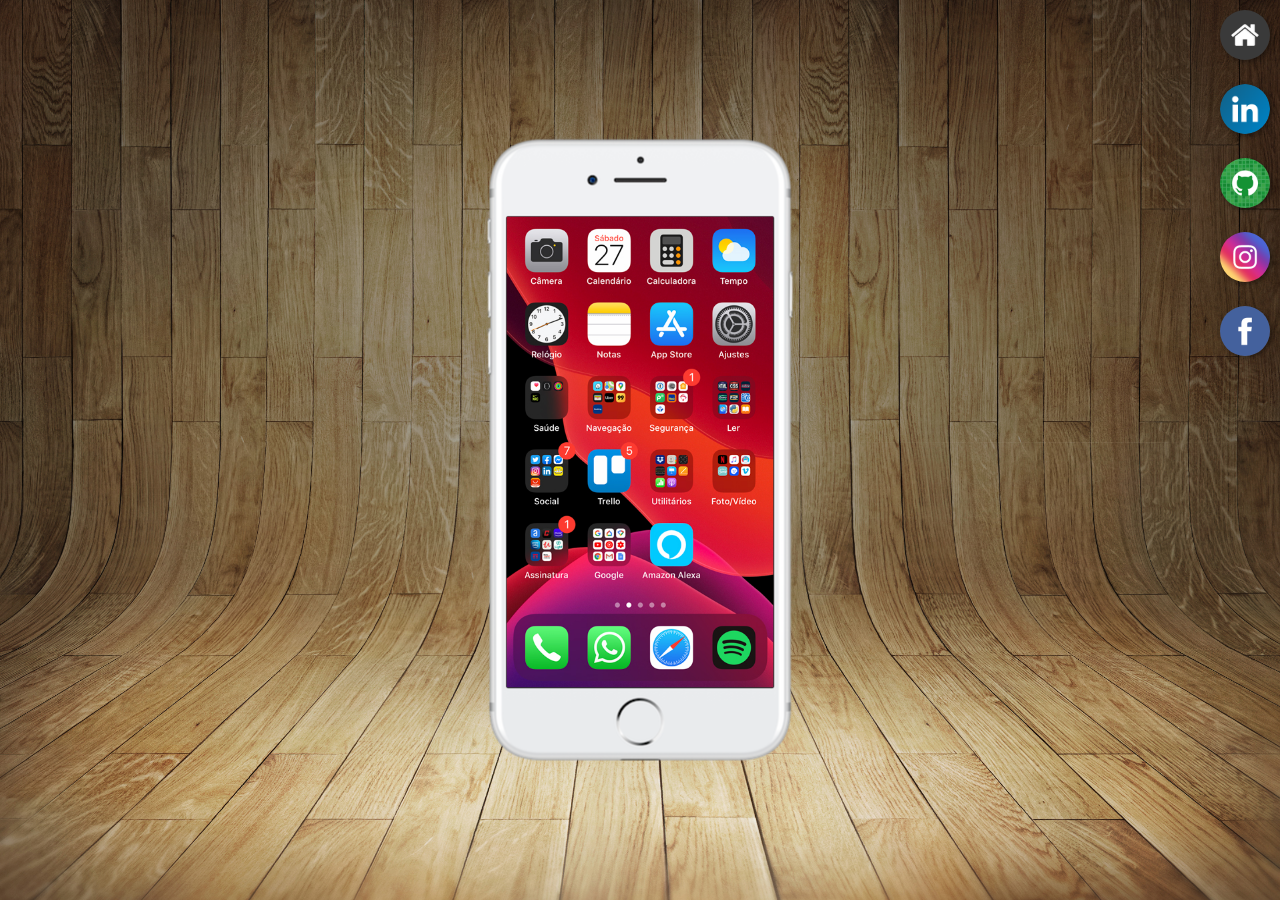
<file: index.html>
<!DOCTYPE html>
<html lang="pt-br">
<head>
    <meta charset="UTF-8">
    <meta name="viewport" content="width=device-width, initial-scale=1.0">
    <link rel="shortcut icon" href="favicon.ico" type="image/x-icon">
    <link rel="stylesheet" href="estilos/style.css">
    <title>Projeto Redes Sociais</title>
</head>
<body>
    <main>
        <section id="telefone">
            <iframe src="home.html" name="tela" id="tela" frameborder="0">
                Seu navegador não é compatível com isso.
            </iframe>
        </section>

        <section id="redes-sociais">
            <a href="home.html" target="tela"><img src="imagens/logo-home.jpg" alt="home"></a><br>
            <a href="linkedin.html" target="tela"><img src="imagens/logo-linkedin.png" alt="Linkedin"></a><br>
            <a href="github.html" target="tela"><img src="imagens/logo-github.jpg" alt="GitHub"></a><br>
            <a href="instagram.html" target="tela"><img src="imagens/logo-instagram.jpg" alt="Instagram"></a><br>
            <a href="facebook.html" target="tela"><img src="imagens/logo-facebook.jpg" alt="Facebook"></a>
        </section>
    </main>
</body>
</html>
</file>
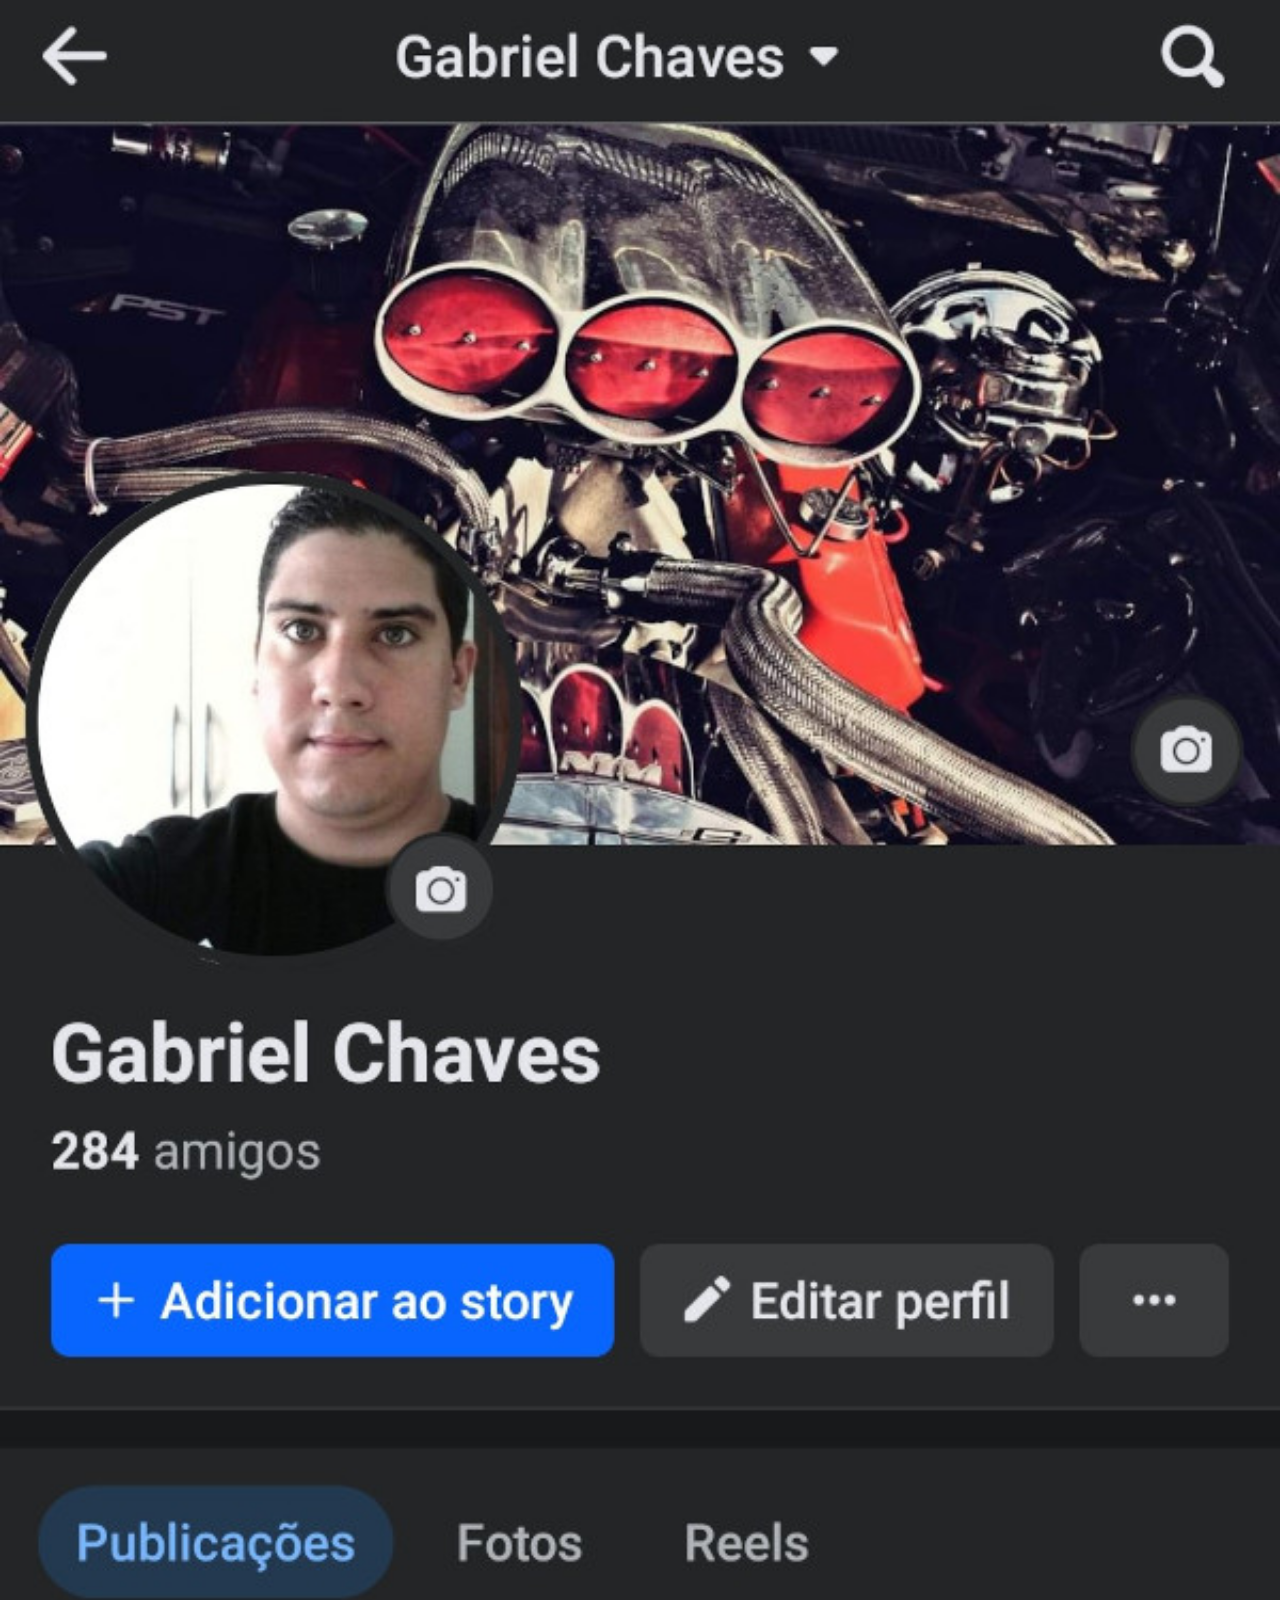
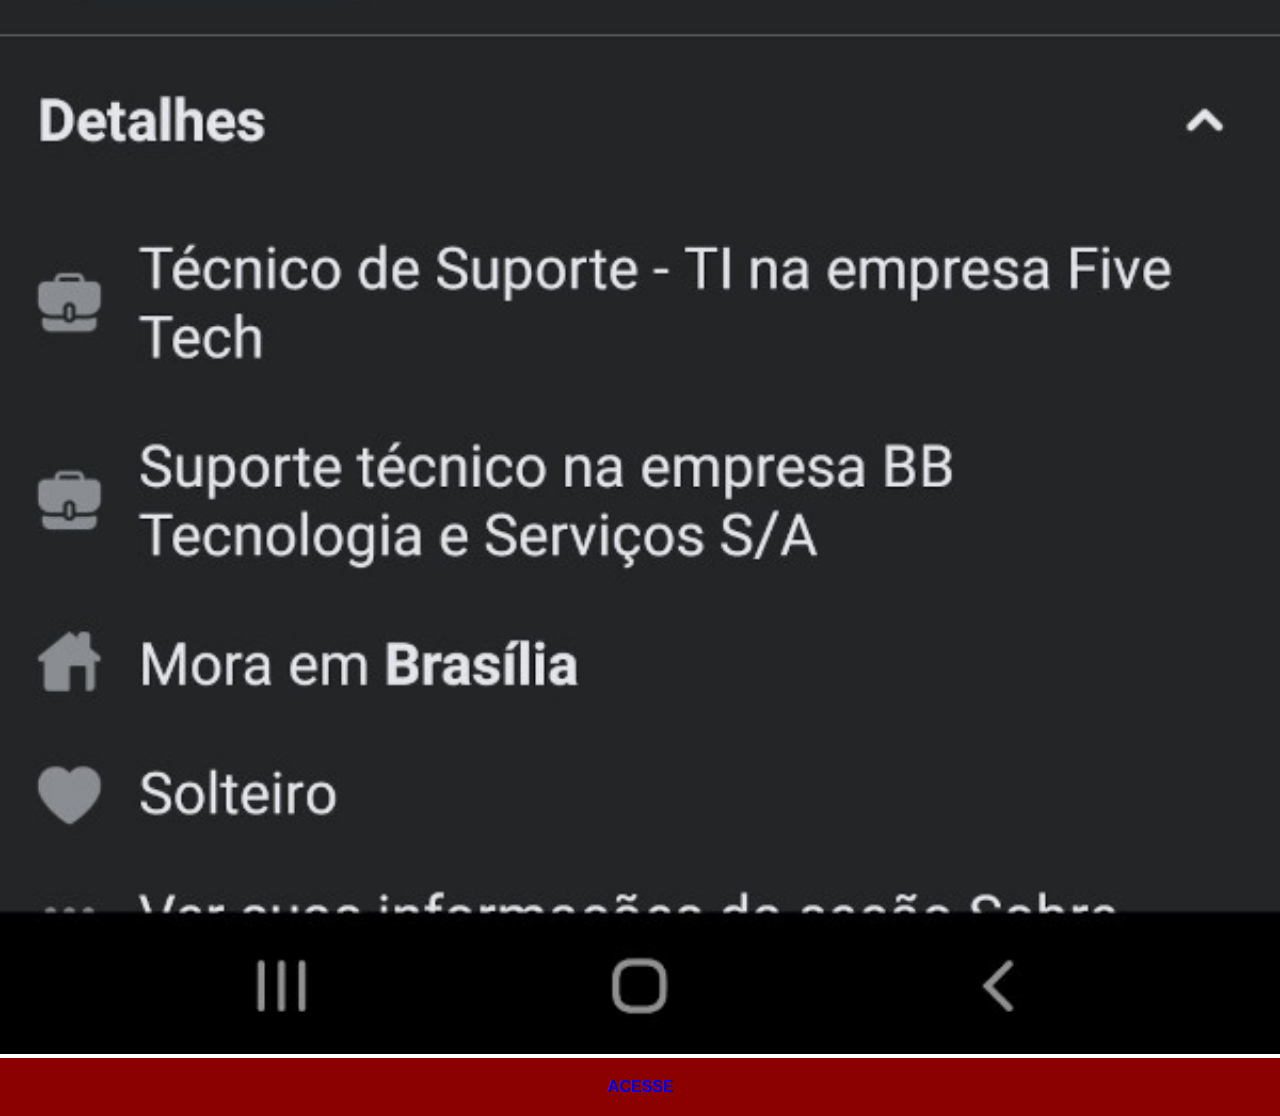
<file: facebook.html>
<!DOCTYPE html>
<html lang="pt-br">
<head>
    <meta charset="UTF-8">
    <meta name="viewport" content="width=device-width, initial-scale=1.0">
    <title>Facebook</title>
    <link rel="stylesheet" href="estilos/social.css">
</head>
<body>
    <img src="imagens/tela-facebook.jpg" alt="Facebook">
    <a href="https://www.facebook.com/gabriel.chaves.10" target="_blank">ACESSE</a>
</body>
</html>
</file>
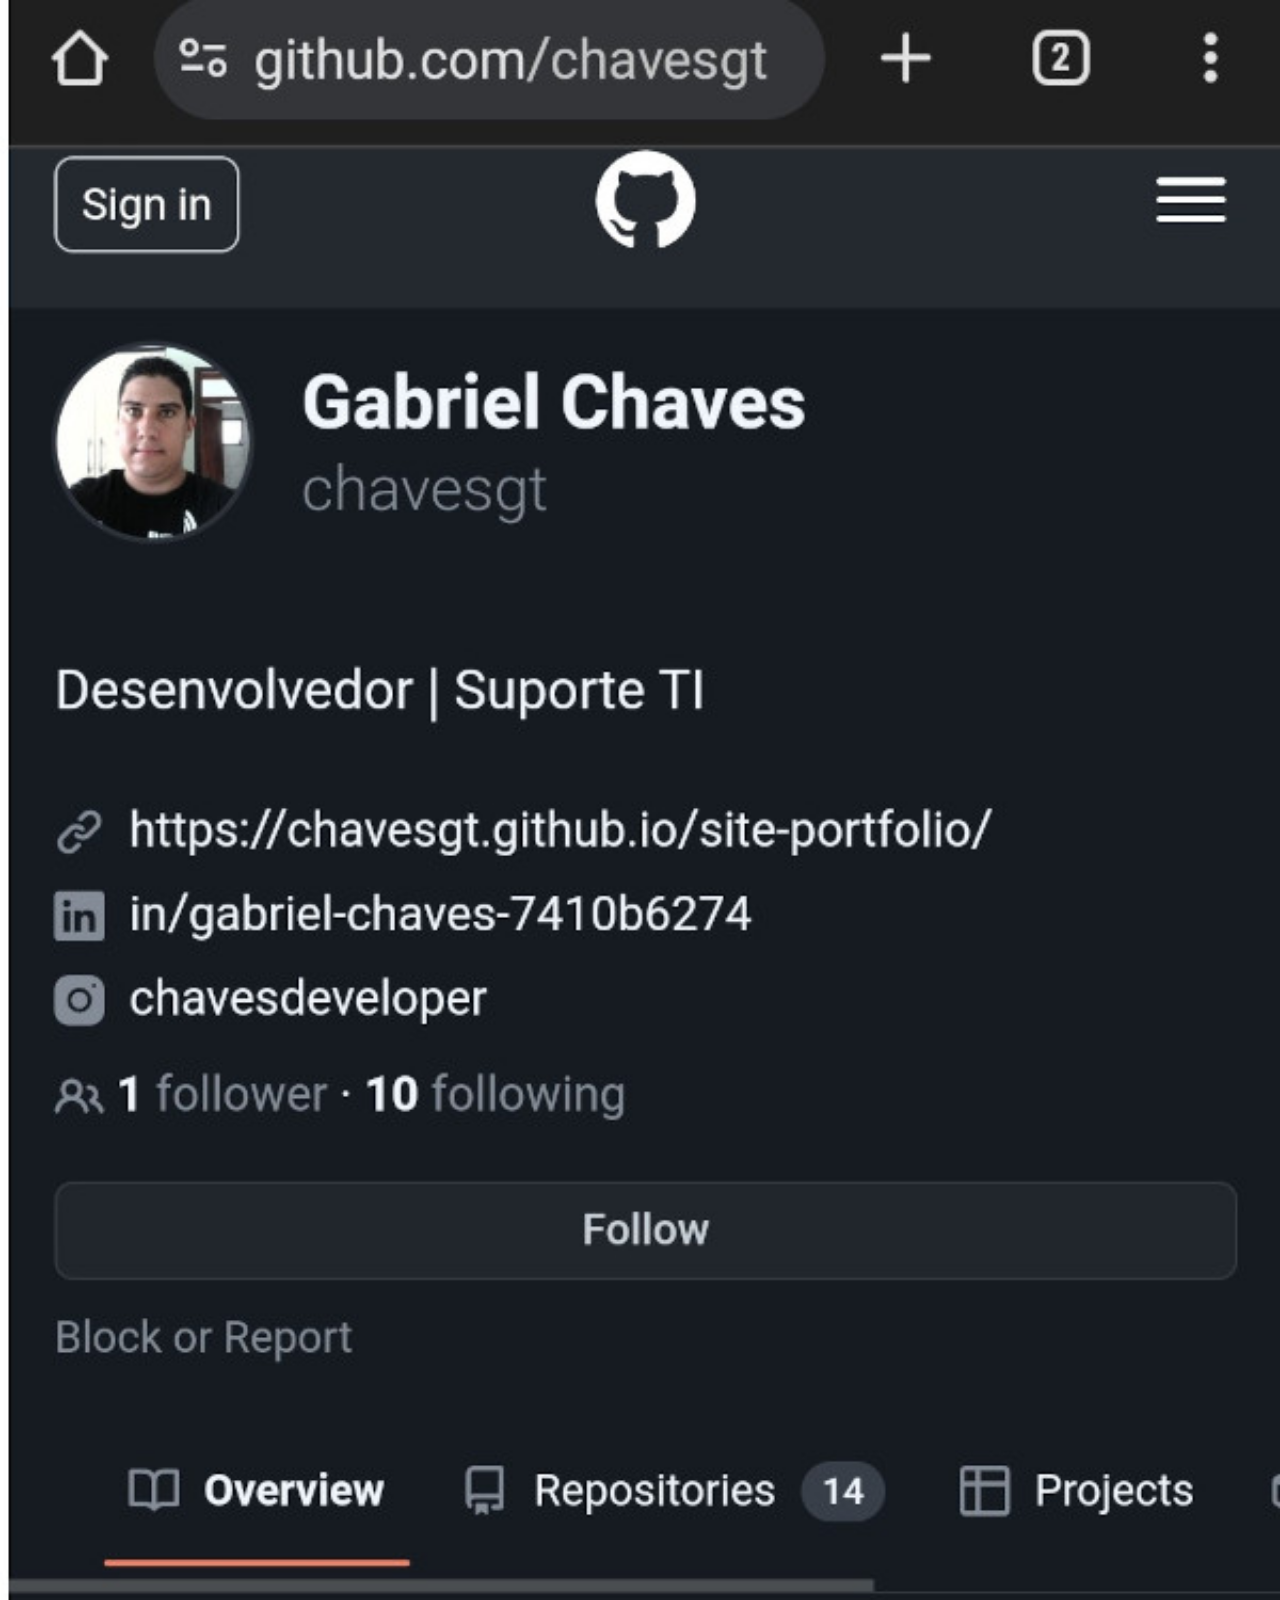
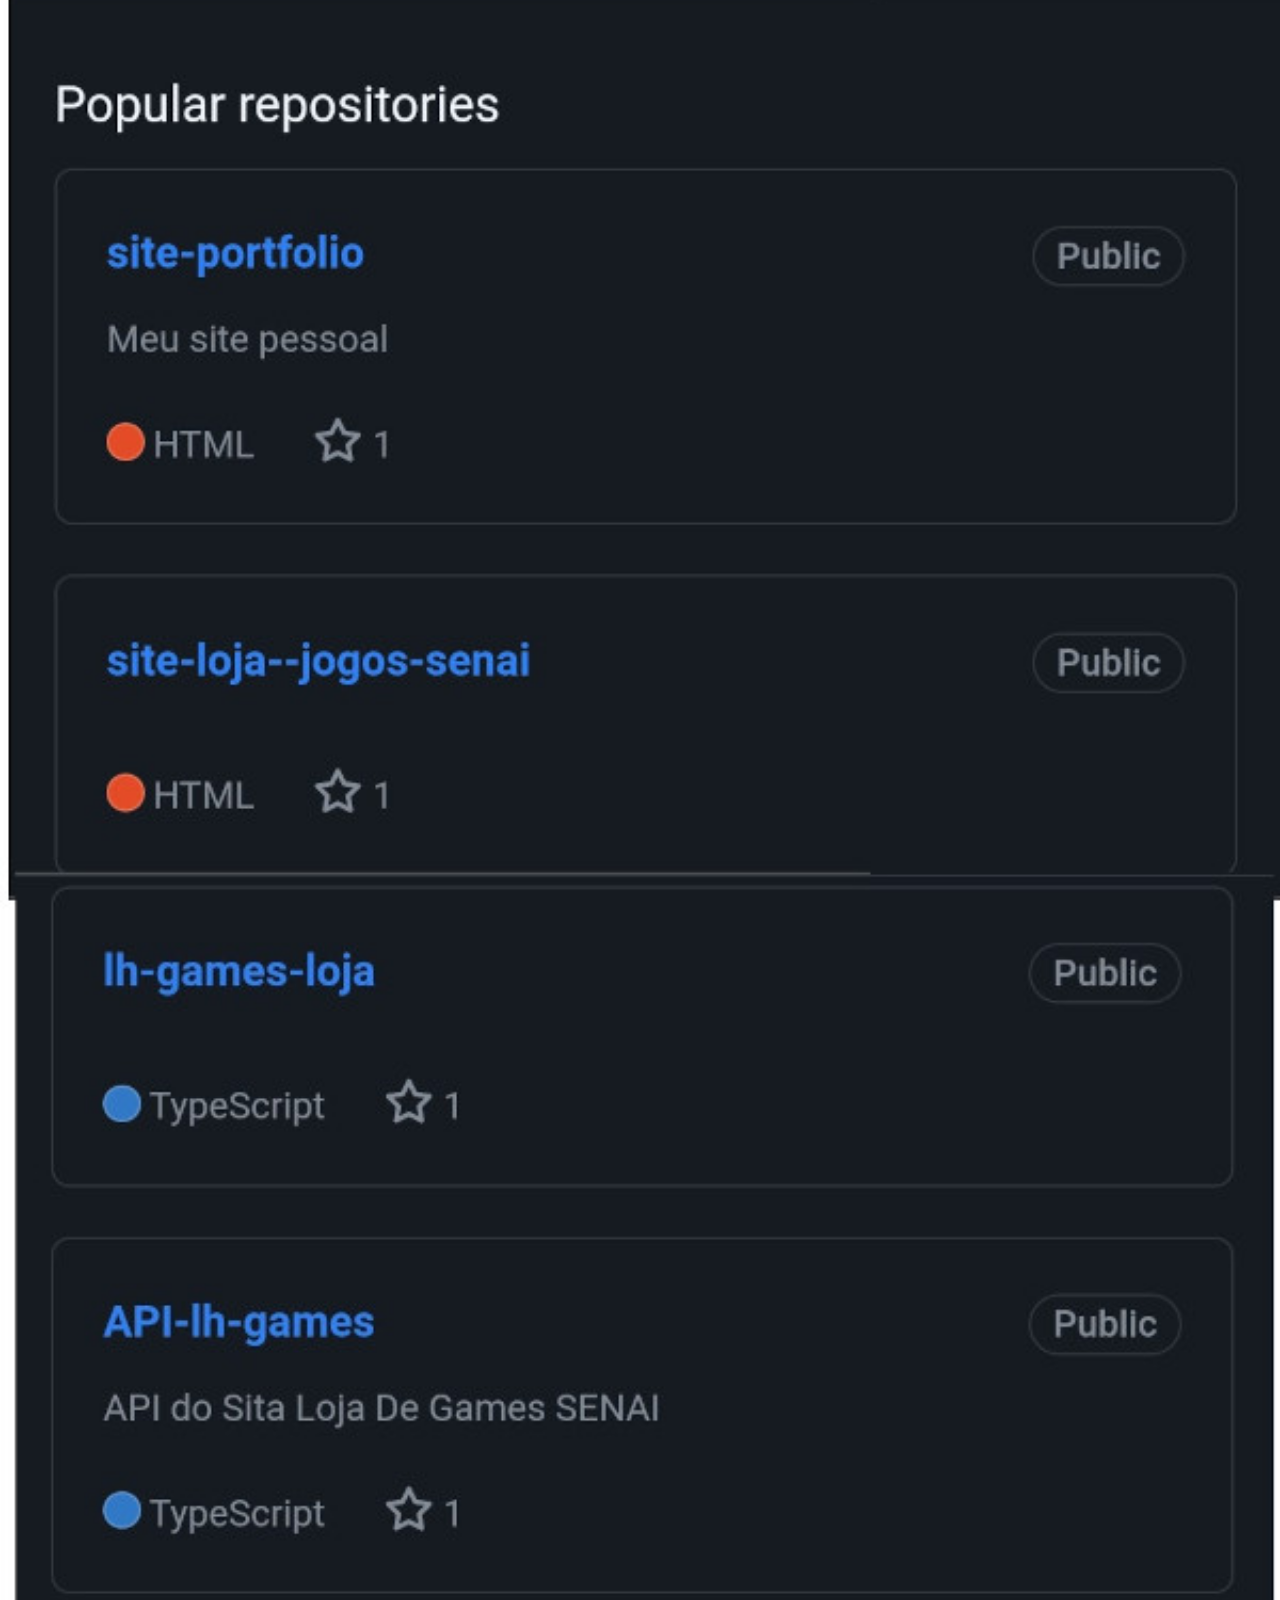
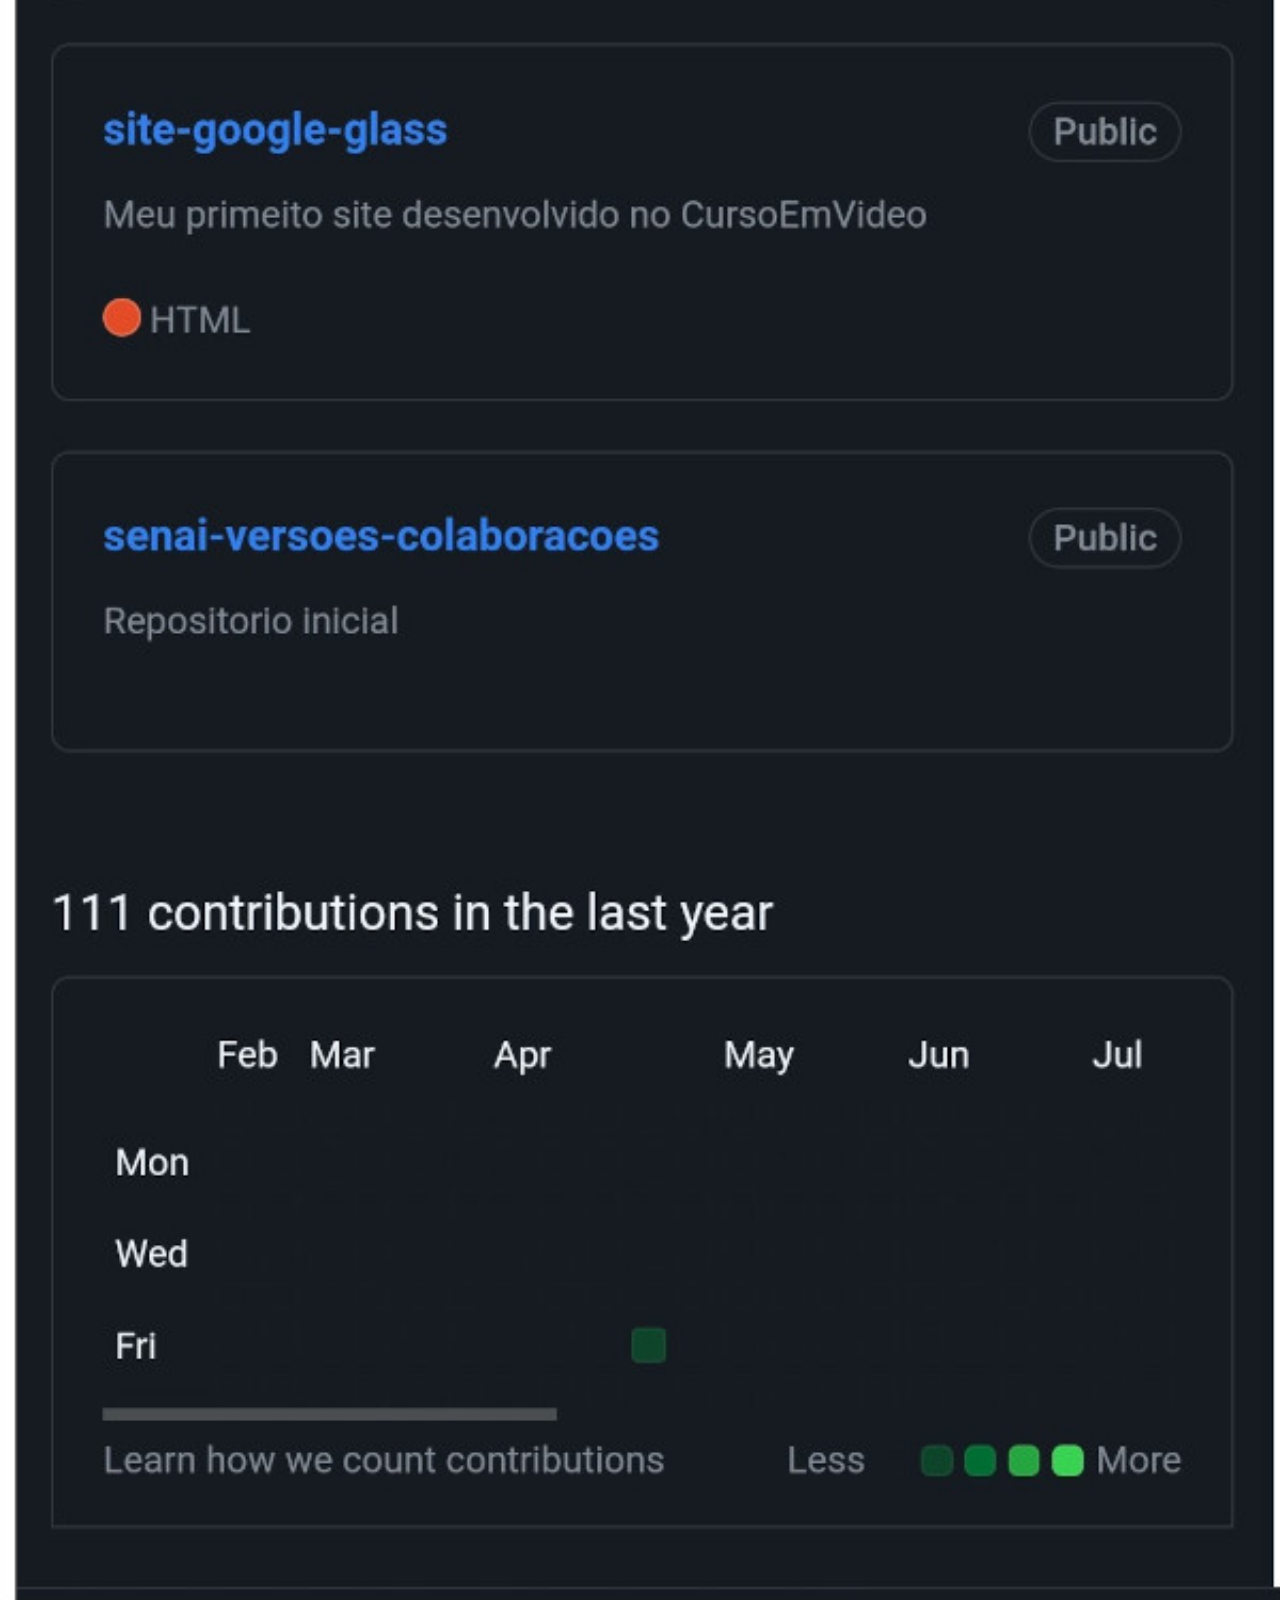
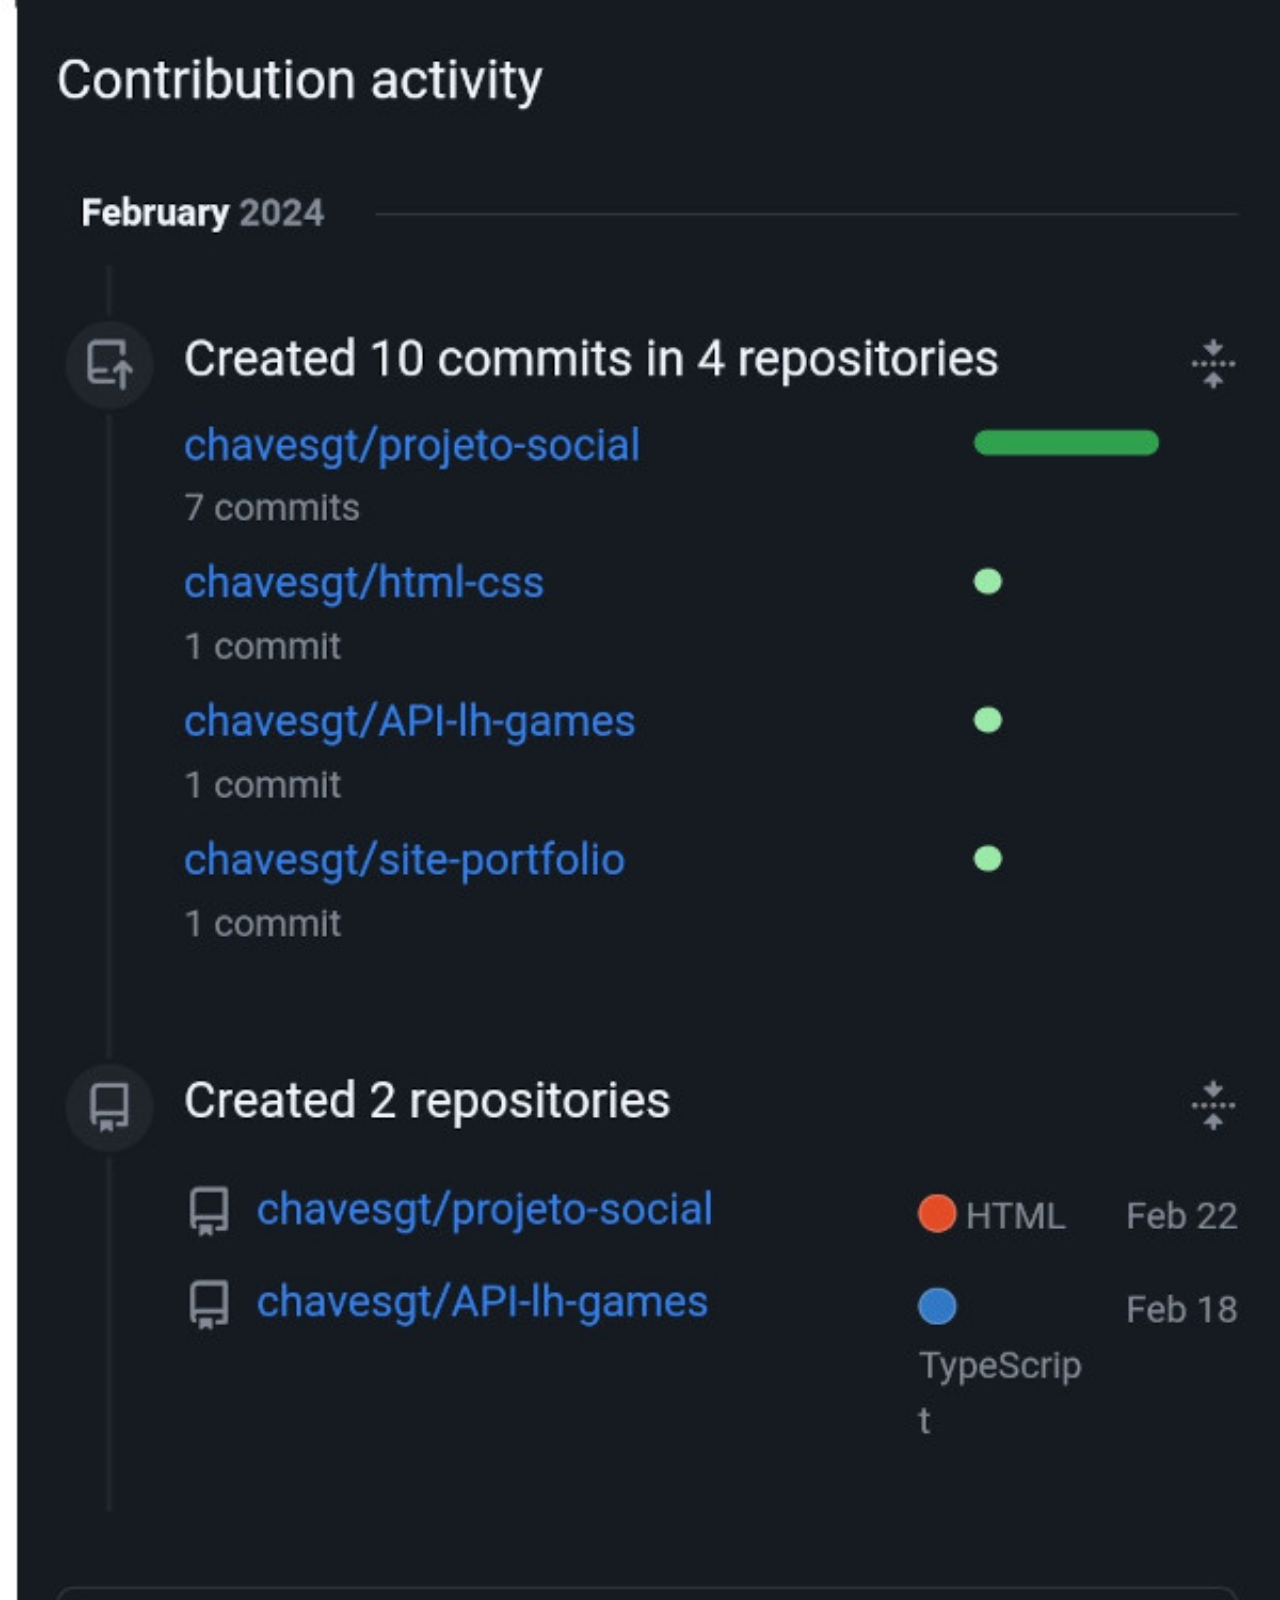
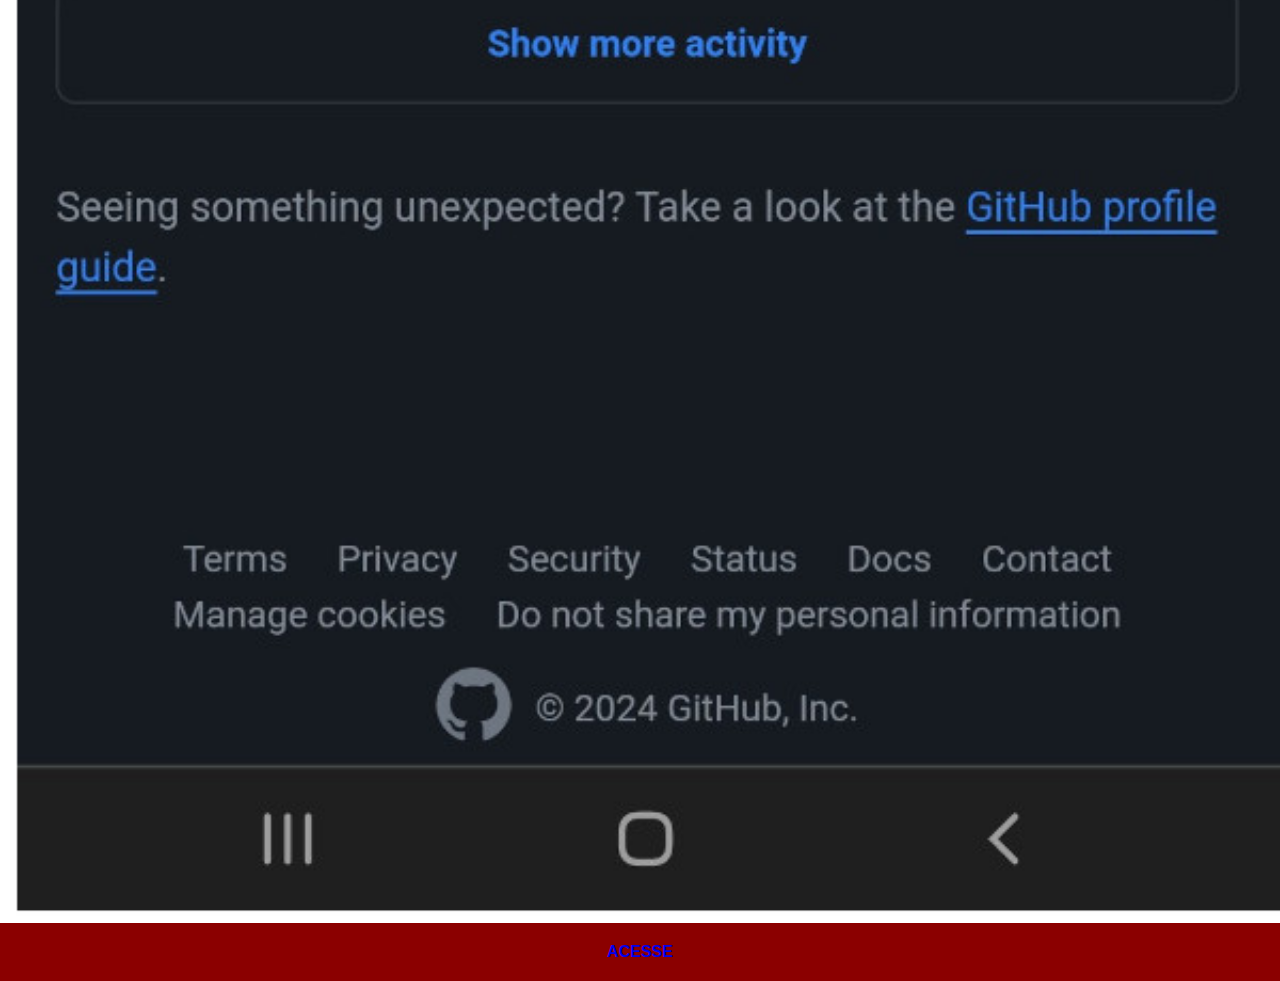
<file: github.html>
<!DOCTYPE html>
<html lang="pt-br">
<head>
    <meta charset="UTF-8">
    <meta name="viewport" content="width=device-width, initial-scale=1.0">
    <title>GitHub</title>
    <link rel="stylesheet" href="estilos/social.css">
</head>
<body>
    <img src="imagens/tela-github.jpg" alt="GitHub">
    <a href="https://github.com/chavesgt" target="_blank">ACESSE</a>
</body>
</html>
</file>
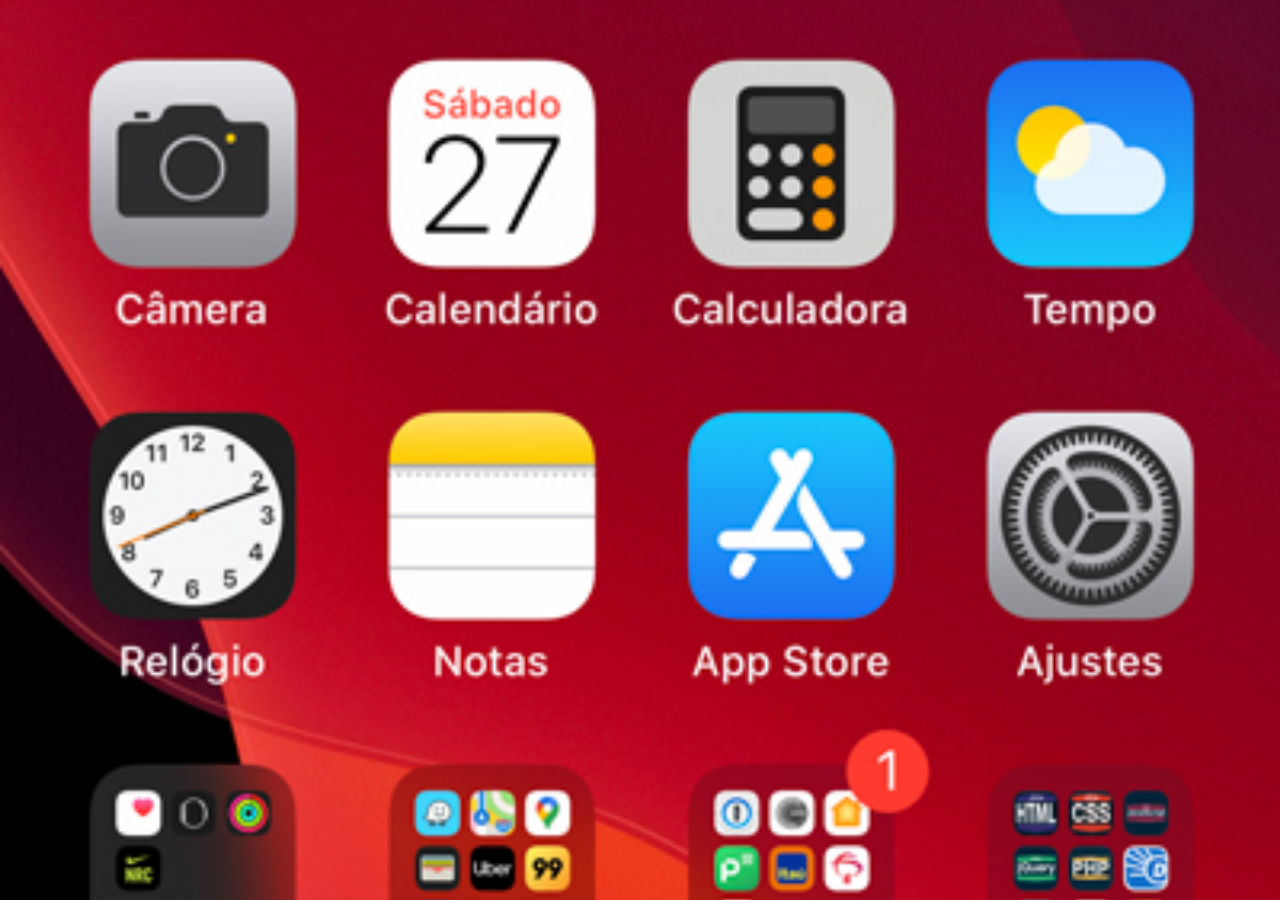
<file: home.html>
<!DOCTYPE html>
<html lang="pt-br">
<head>
    <meta charset="UTF-8">
    <meta name="viewport" content="width=device-width, initial-scale=1.0">
    <title>Home</title>
</head>
<style>
    *{
        margin: 0px;
        padding: 0px;
    }
    body {
        width: 100vw;
        height: 100vh;
        background: black url('imagens/tela-home.jpg');
        background-size: cover;
    }
</style>
<body>
    
</body>
</html>
</file>
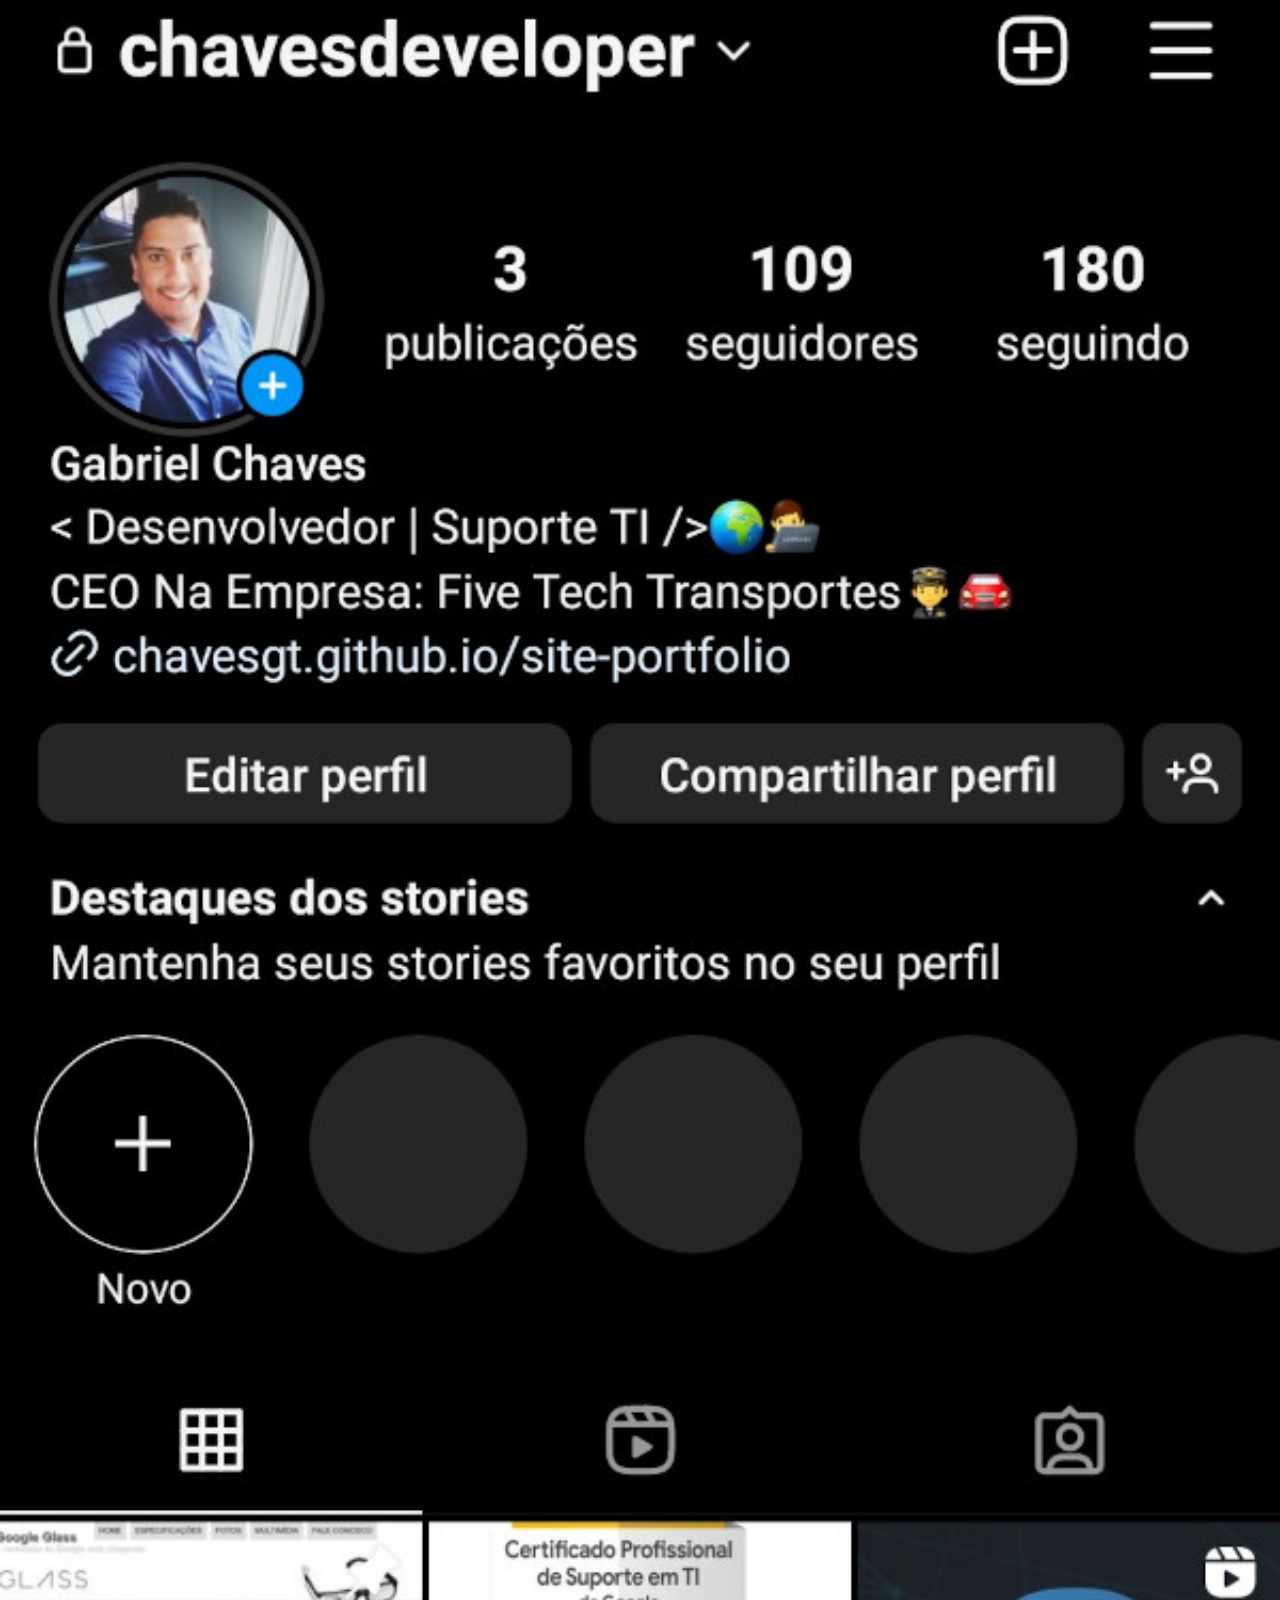
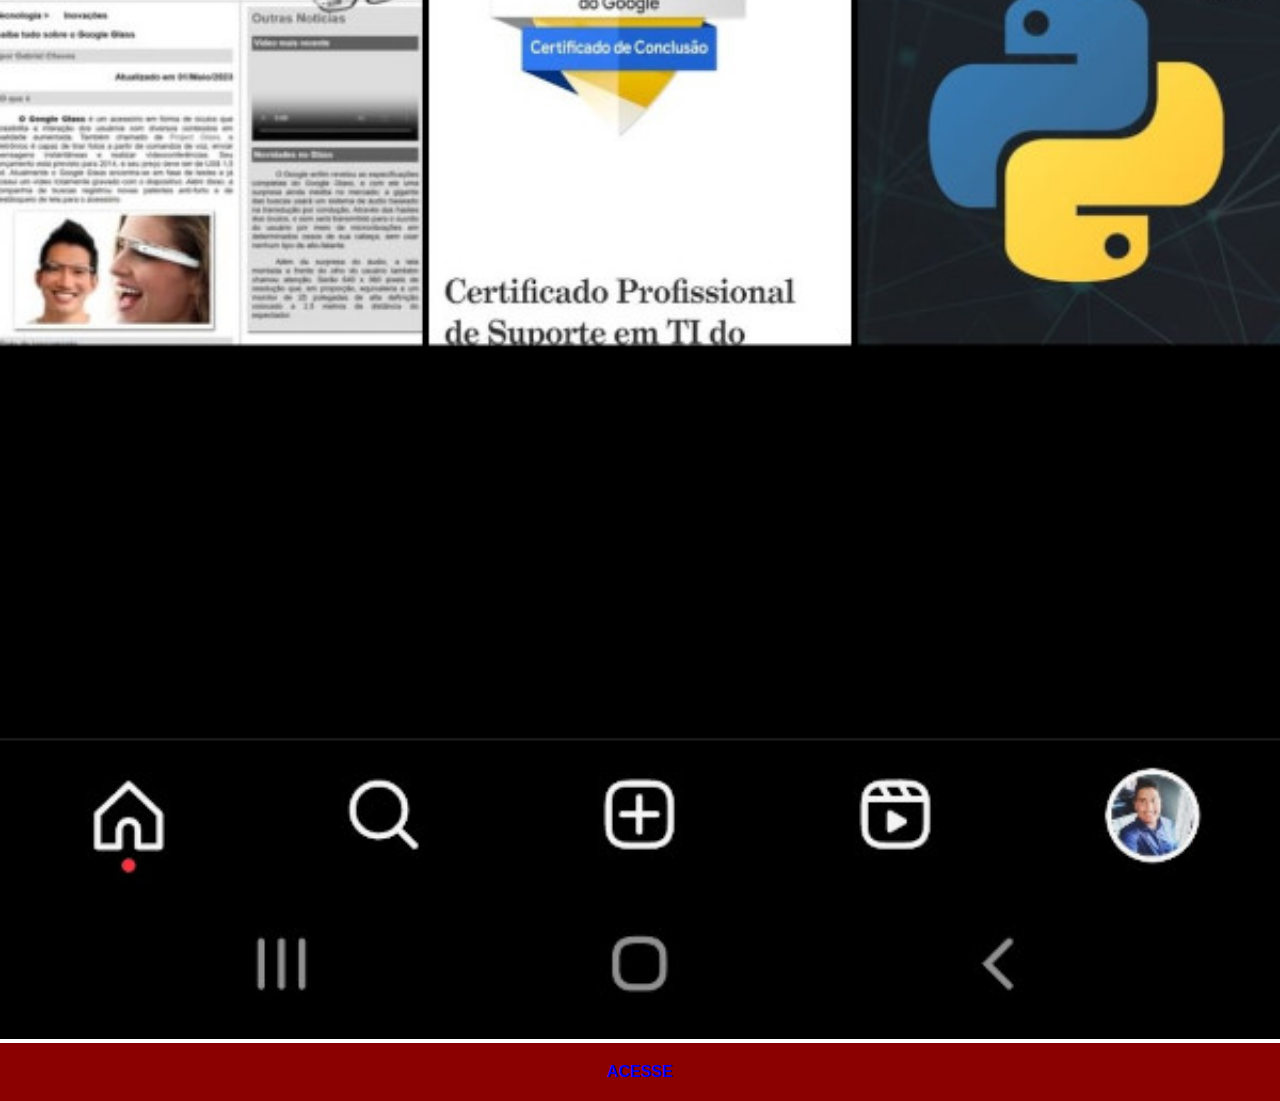
<file: instagram.html>
<!DOCTYPE html>
<html lang="pt-br">
<head>
    <meta charset="UTF-8">
    <meta name="viewport" content="width=device-width, initial-scale=1.0">
    <title>Instagram</title>
    <link rel="stylesheet" href="estilos/social.css">
</head>
<body>
    <img src="imagens/tela-instagram.jpg" alt="Instagram">
    <a href="https://www.instagram.com/chavesdeveloper/" target="_blank">ACESSE</a>
</body>
</html>
</file>
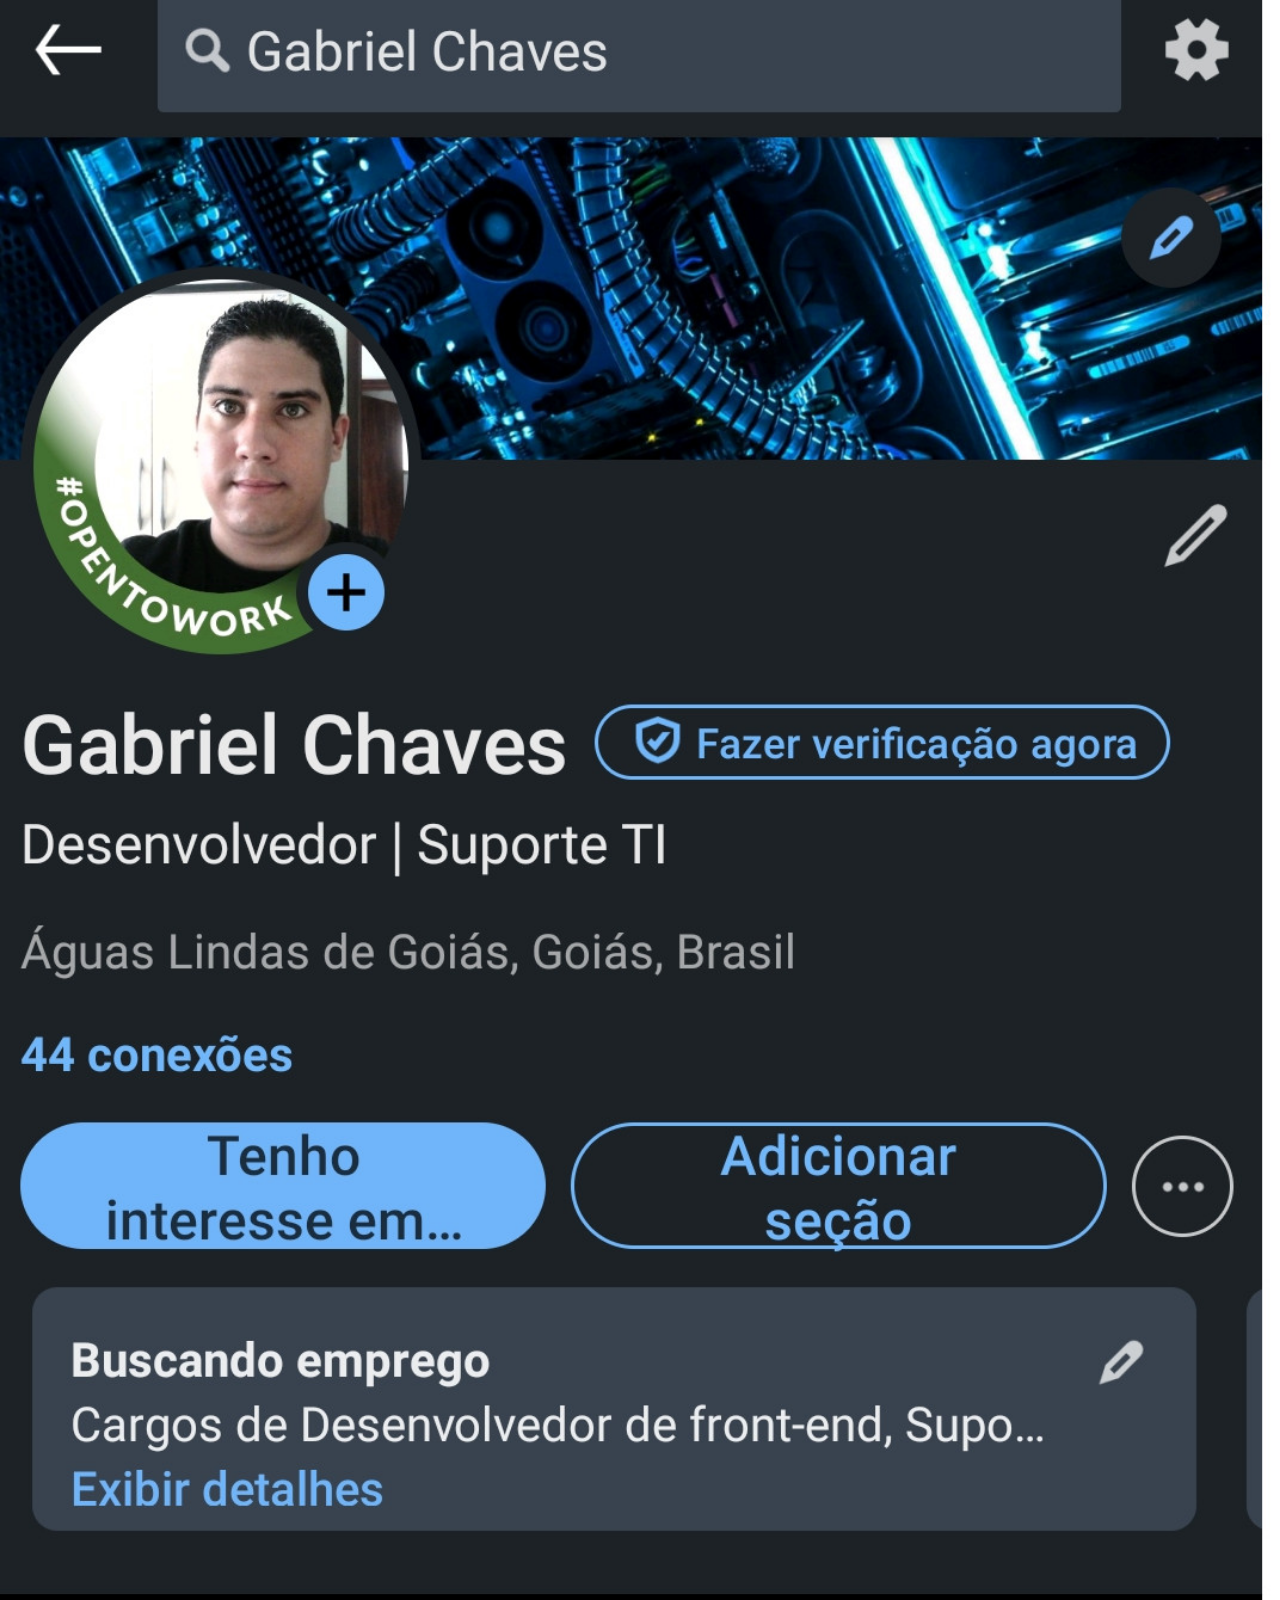
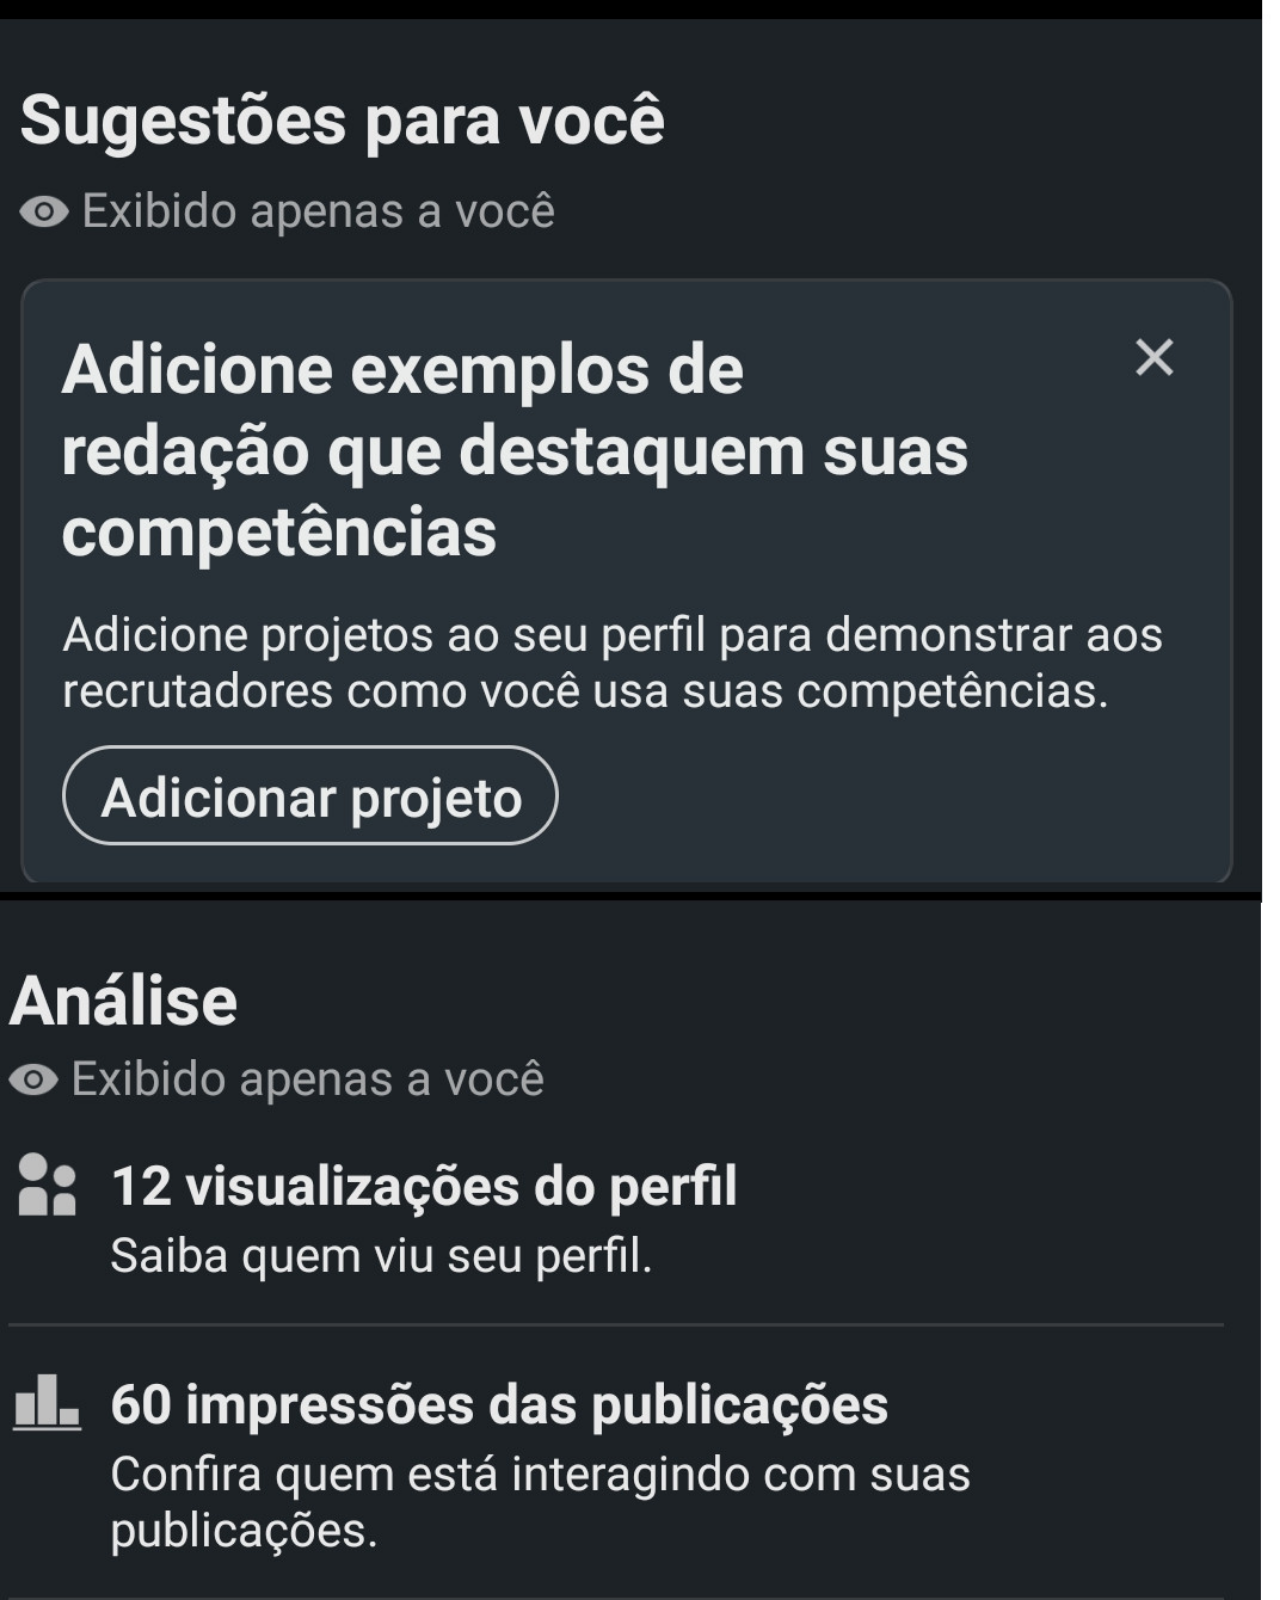
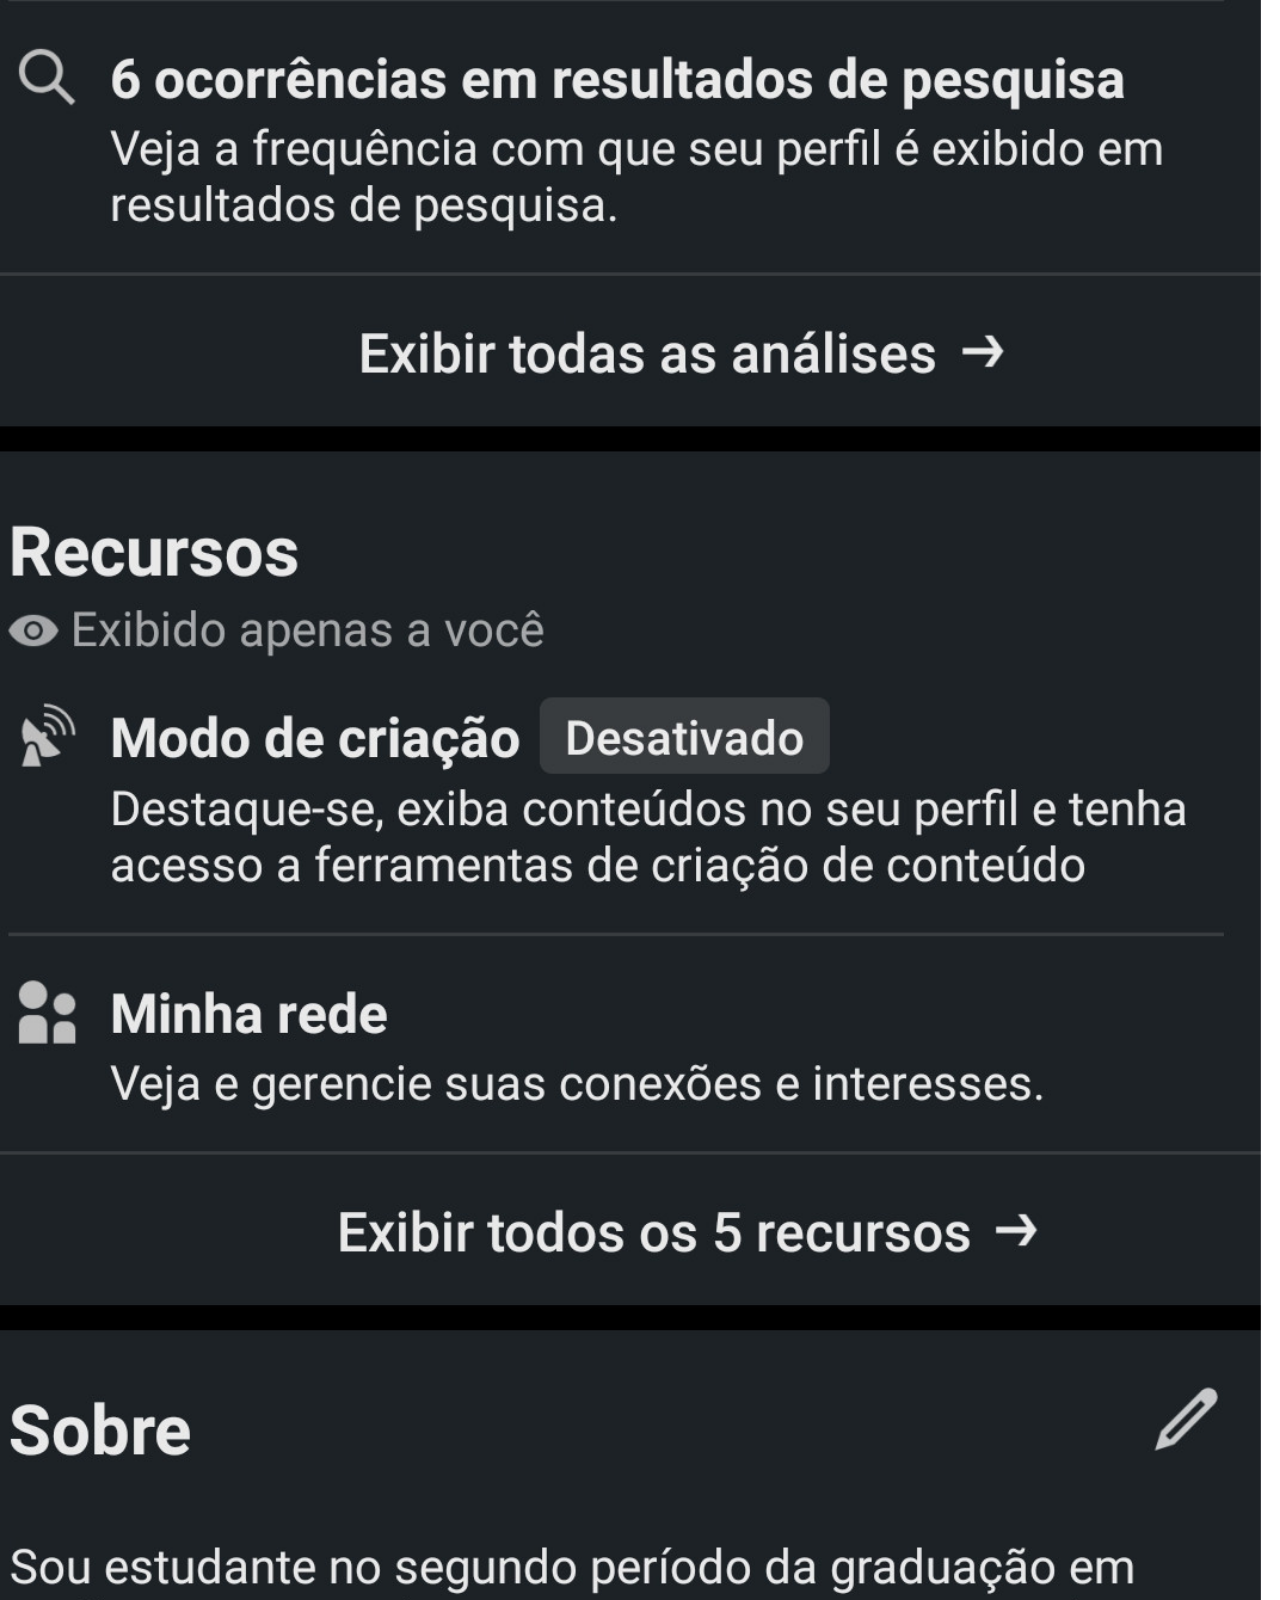
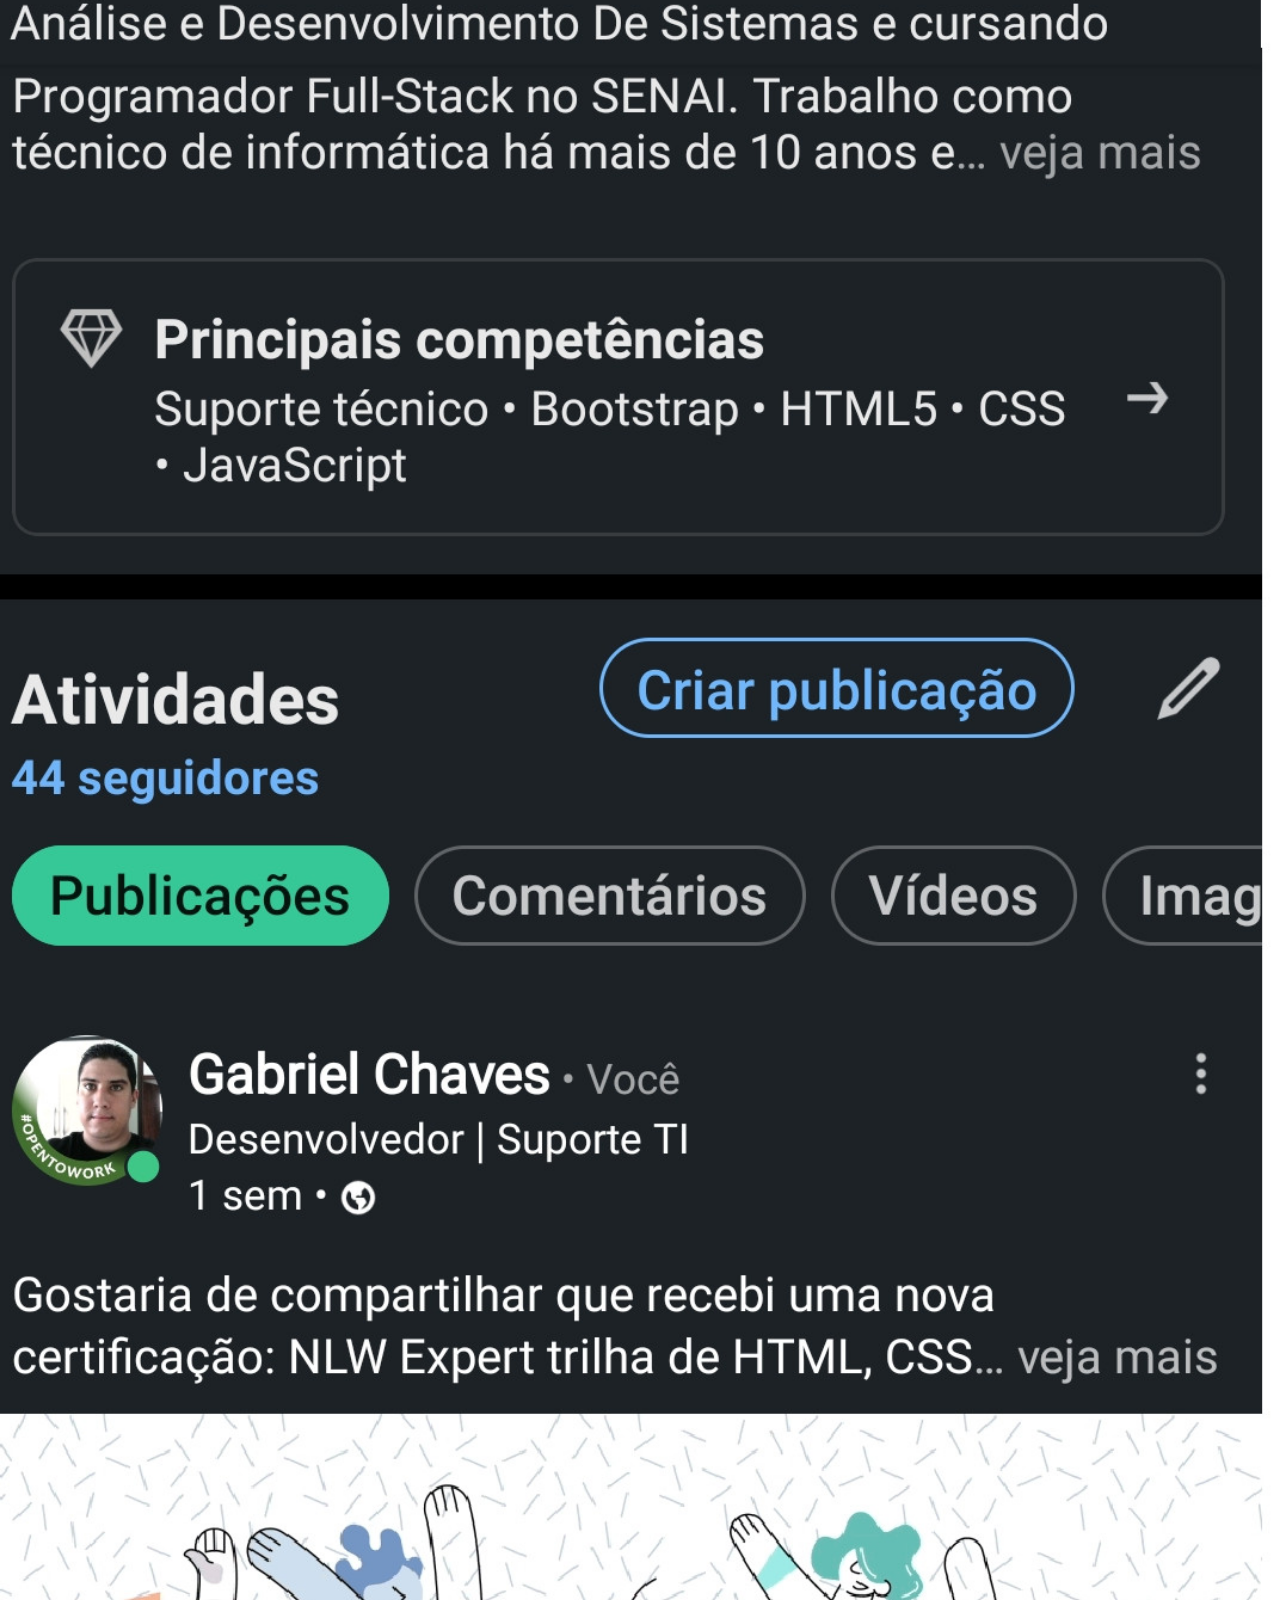
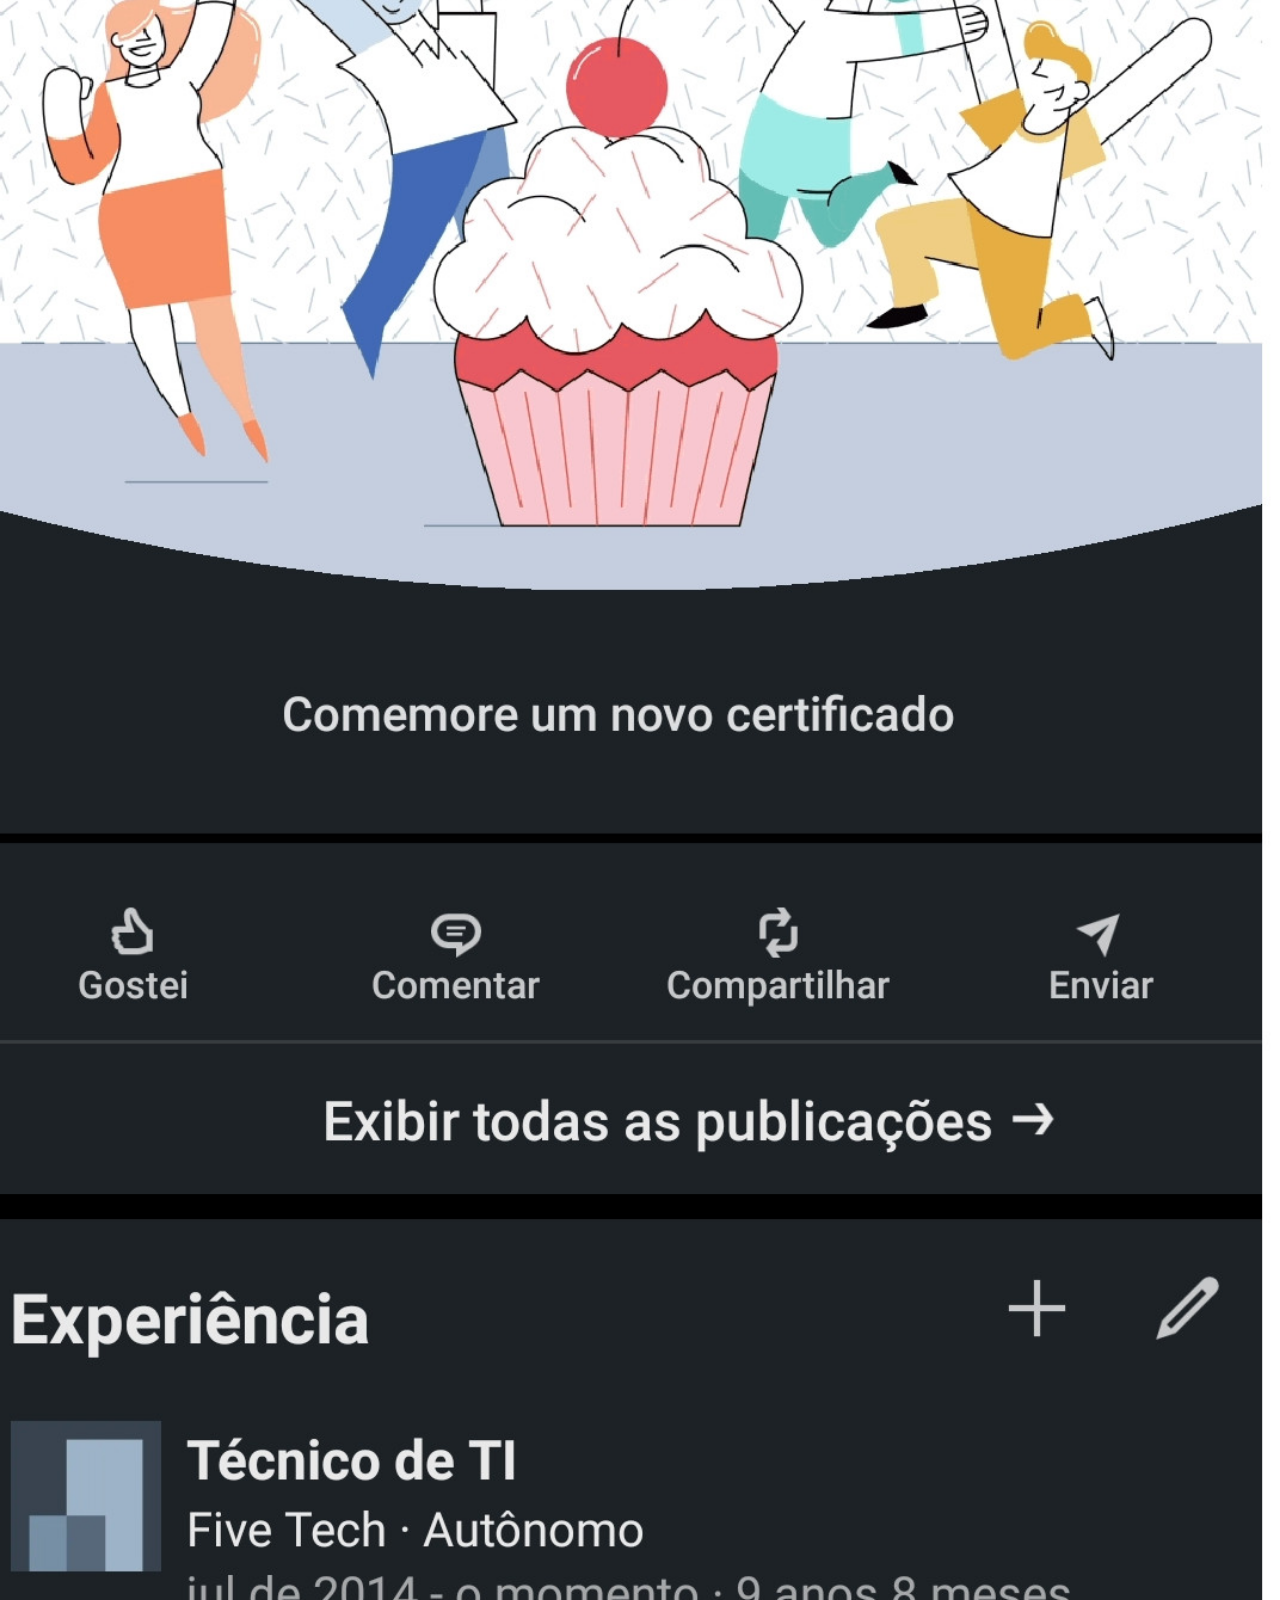
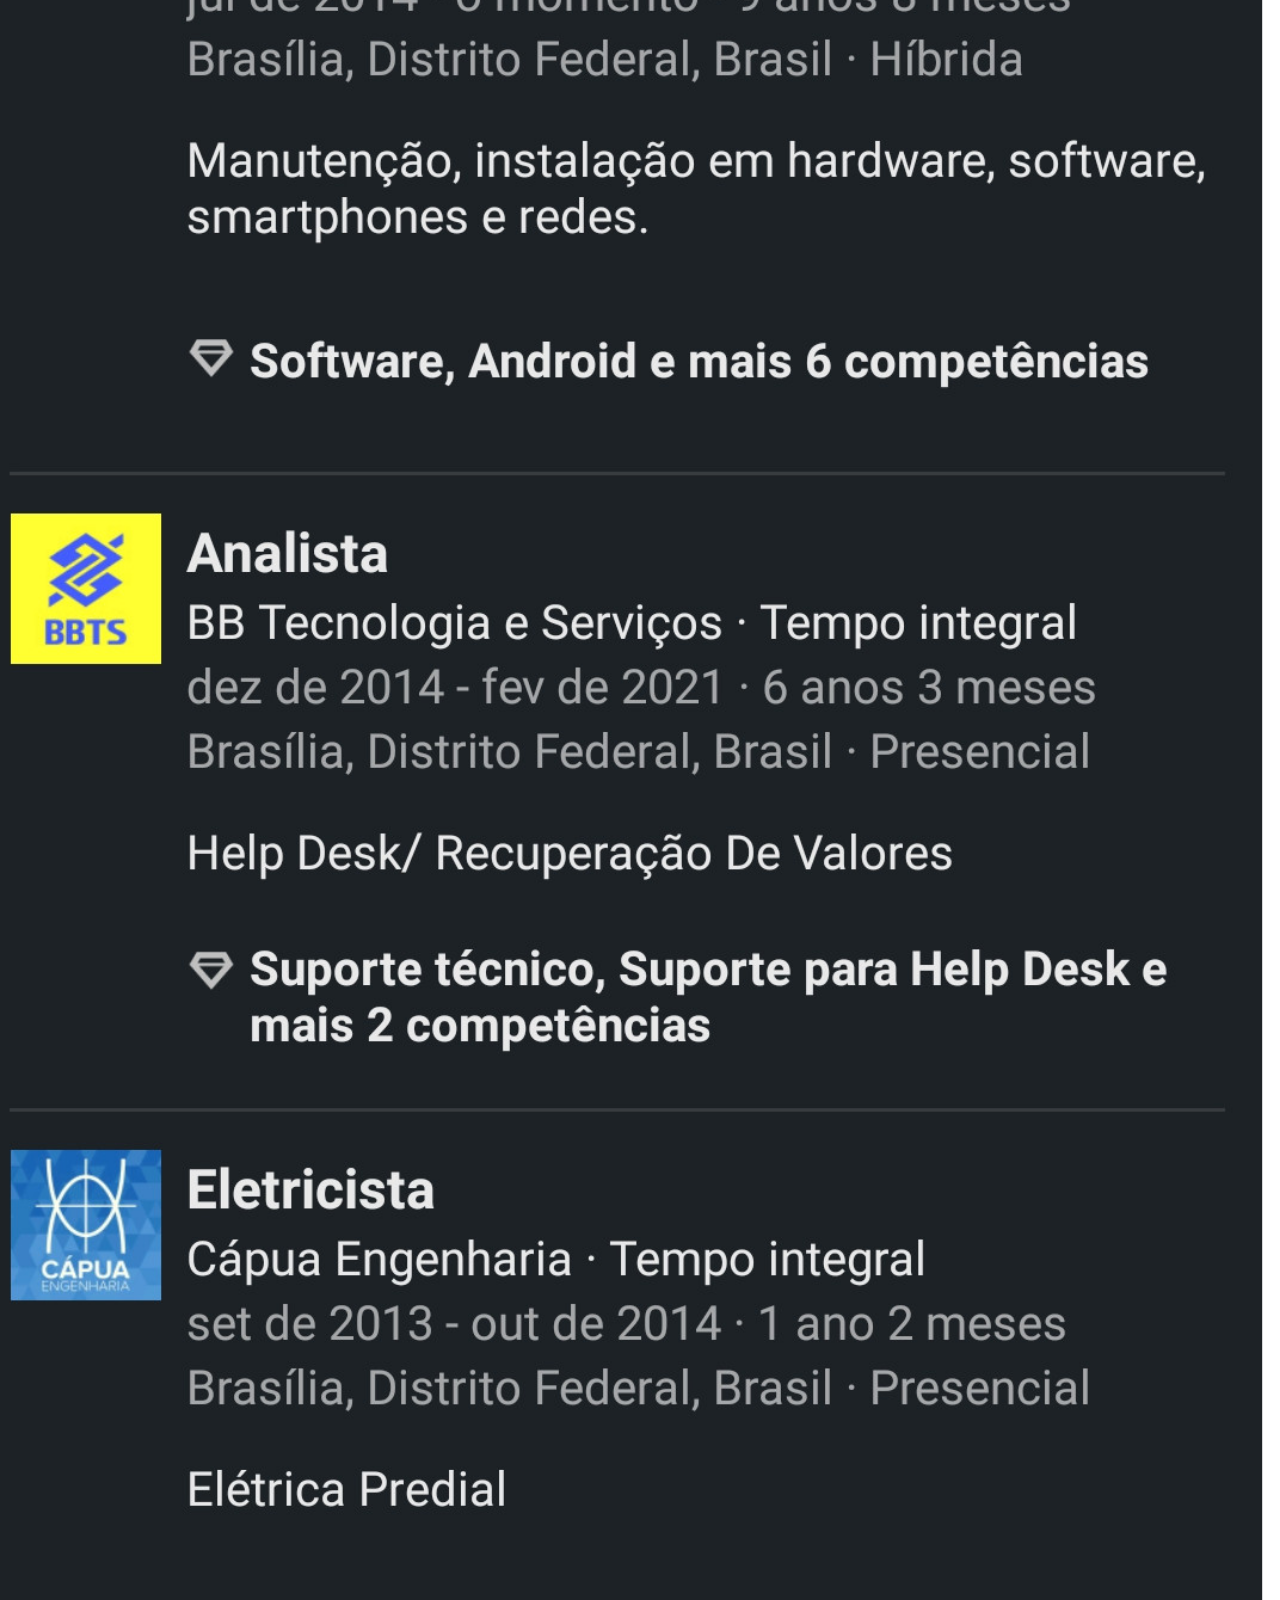
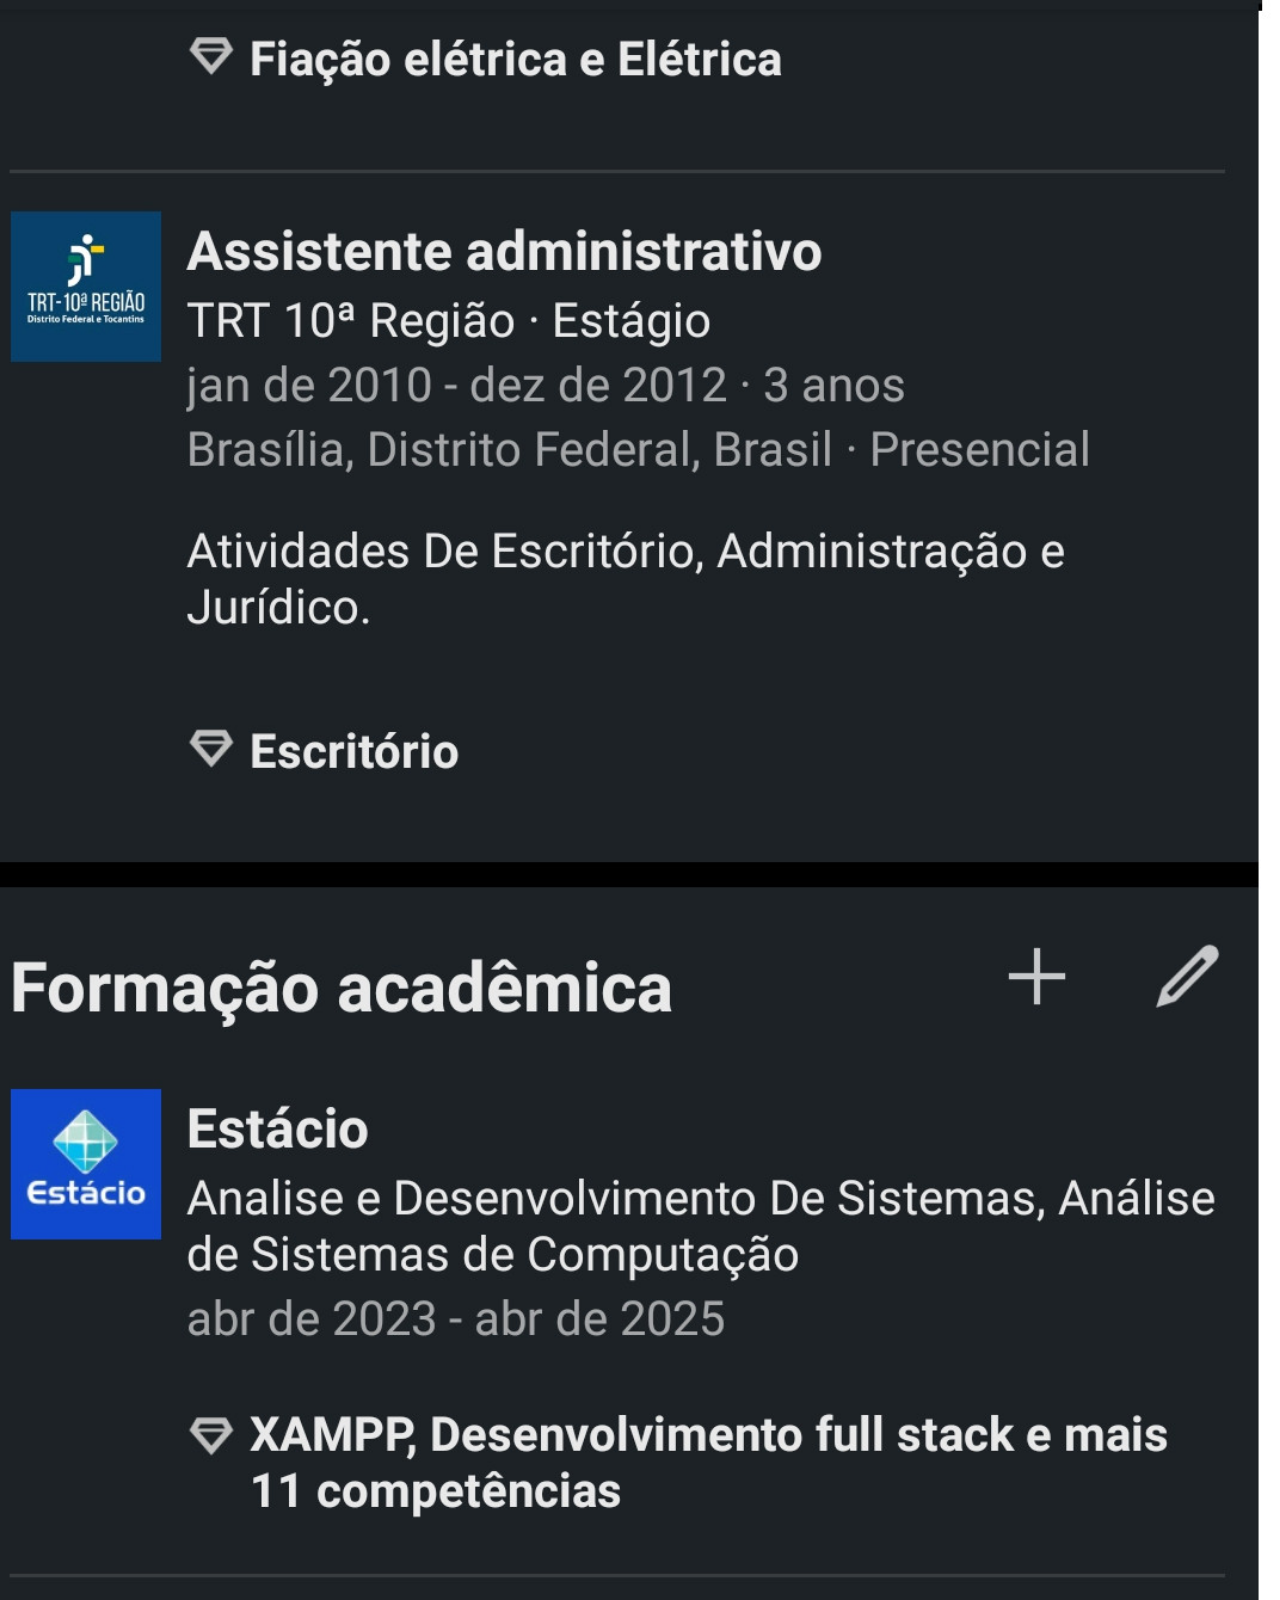
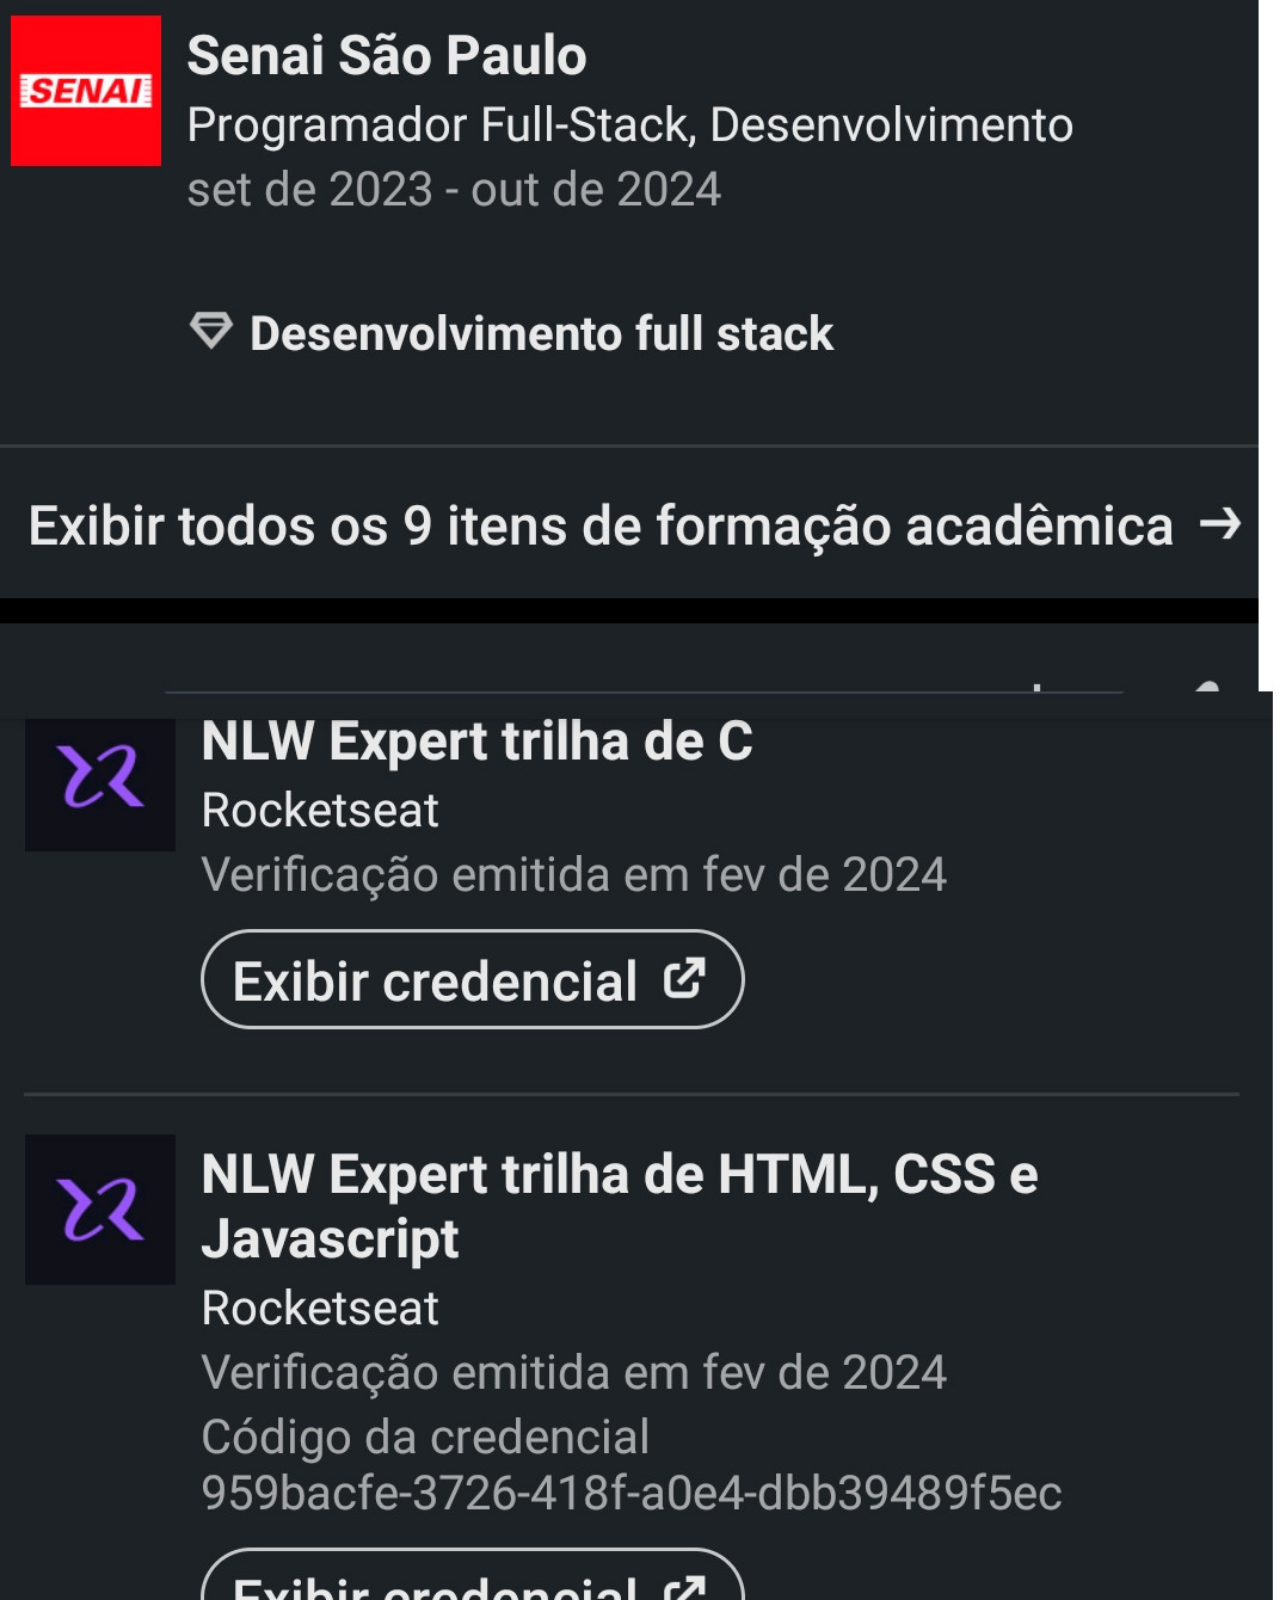
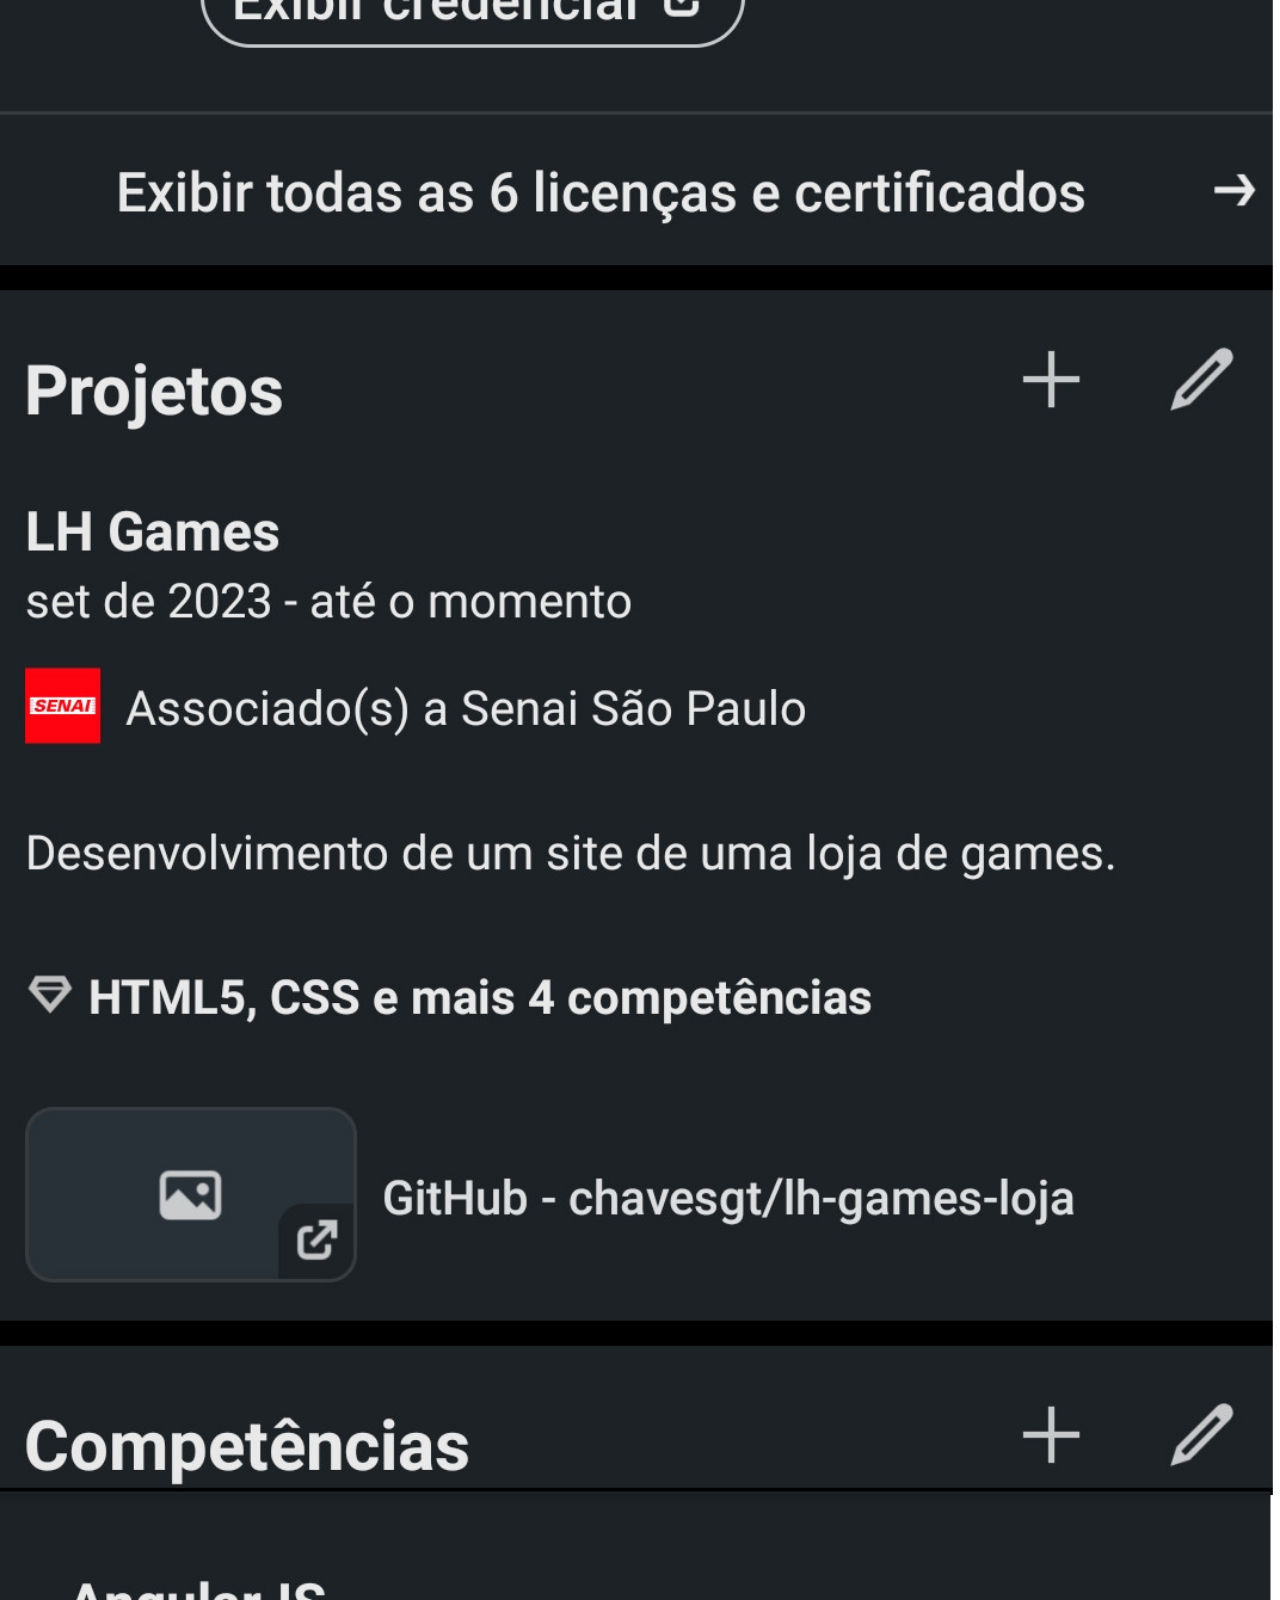
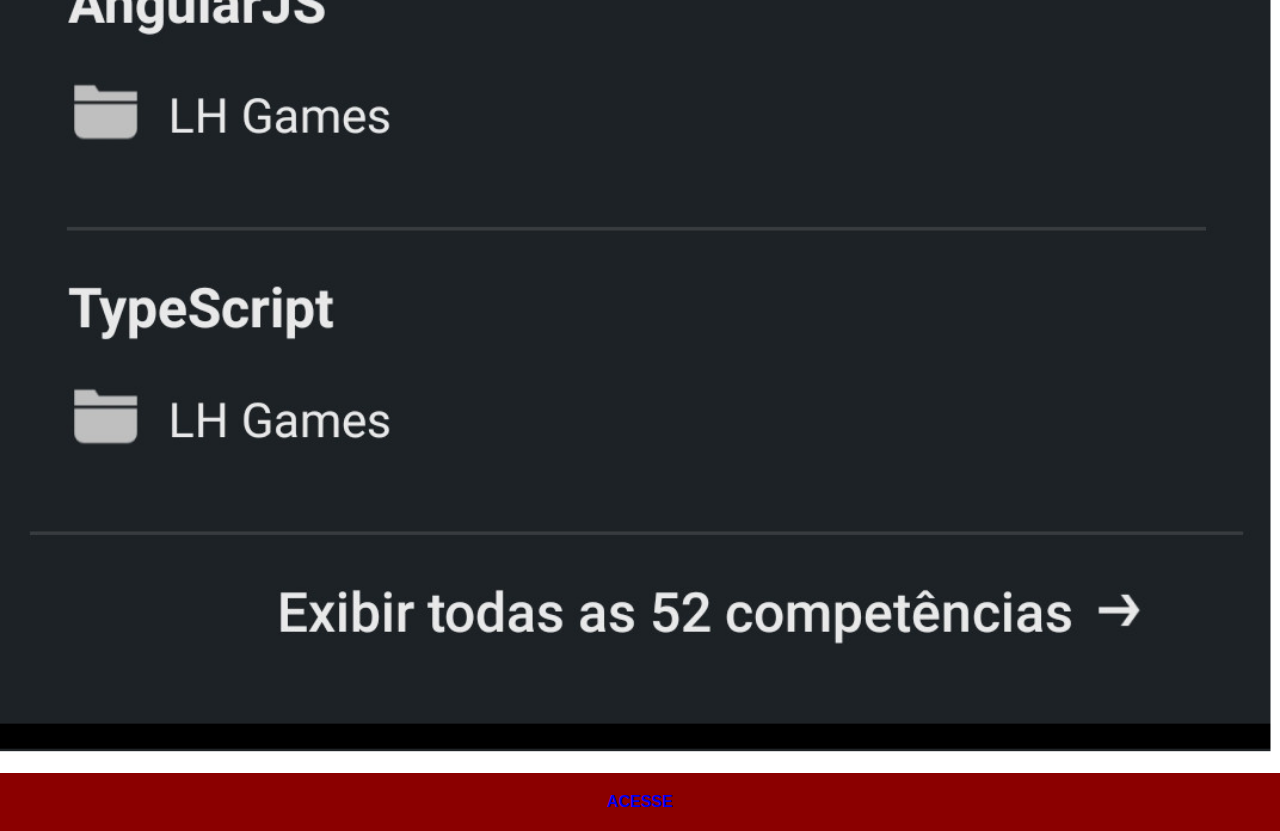
<file: linkedin.html>
<!DOCTYPE html>
<html lang="pt-br">
<head>
    <meta charset="UTF-8">
    <meta name="viewport" content="width=device-width, initial-scale=1.0">
    <title>Linkedin</title>
    <link rel="stylesheet" href="estilos/social.css">
</head>
<body>
    <img src="imagens/tela-linkedin.jpg" alt="Linkedin">
    <a href="https://www.linkedin.com/in/gabriel-chaves-7410b6274/" target="_blank">ACESSE</a>
</body>
</html>
</file>
<file: estilos/style.css>
@charset "UTF-8";

*{
    margin: 0px;
    padding: 0px;
    font-family: Arial, Helvetica, sans-serif;
}

html, body {
    height: 100%;
    width: 100%;
    background-color: black;
}

body{
    background: url('../imagens/fundo-madeira.jpg') no-repeat top center;
    background-size: cover;
    background-attachment: fixed;
}

main {
    height: 100vh;
    position: relative;
}

section#telefone {
    position: absolute;
    top: 50%;
    left: 50%;
    transform: translate(-50%, -50%);

    height: 627px;
    width: 311px;
    background: url('../imagens/frame-iphone.png') no-repeat ;

}

iframe#tela {
    position: relative;
    top: 80px;
    left: 22px;
    width: 267px;
    height: 471px;
}

section#redes-sociais {
    text-align: right;
}

section#redes-sociais img {
    width: 50px;
    margin: 10px;
    border-radius: 50%;
    box-shadow: 2px 2px 5px rgba(0, 0, 0, 0.400);
    box-sizing: border-box;
    
}

section#redes-sociais img:hover {
    border: 2px solid rgba(255, 255, 255, 0.637);
    transform: translate(-3px, 3px);
    box-shadow: 5px 5px 10px rgba(0, 0, 0, 0.600);
    transition: transform 0.3s, border 1s;
}
</file>
<file: estilos/social.css>
@charset "UTF-8";

*{
    margin: 0px;
    padding: 0px;
    font-family: Arial, Helvetica, sans-serif;
}


::-webkit-scrollbar {
    width: 0px;
    height: 0px;
}


img{
    width: 100vw;
}
a{
    display: block;
    background-color: darkred;
    padding: 20px;
    text-align: center;
    font-weight: bolder;
    text-decoration: none;
}
a:hover {
    background-color: red;
}
</file>
